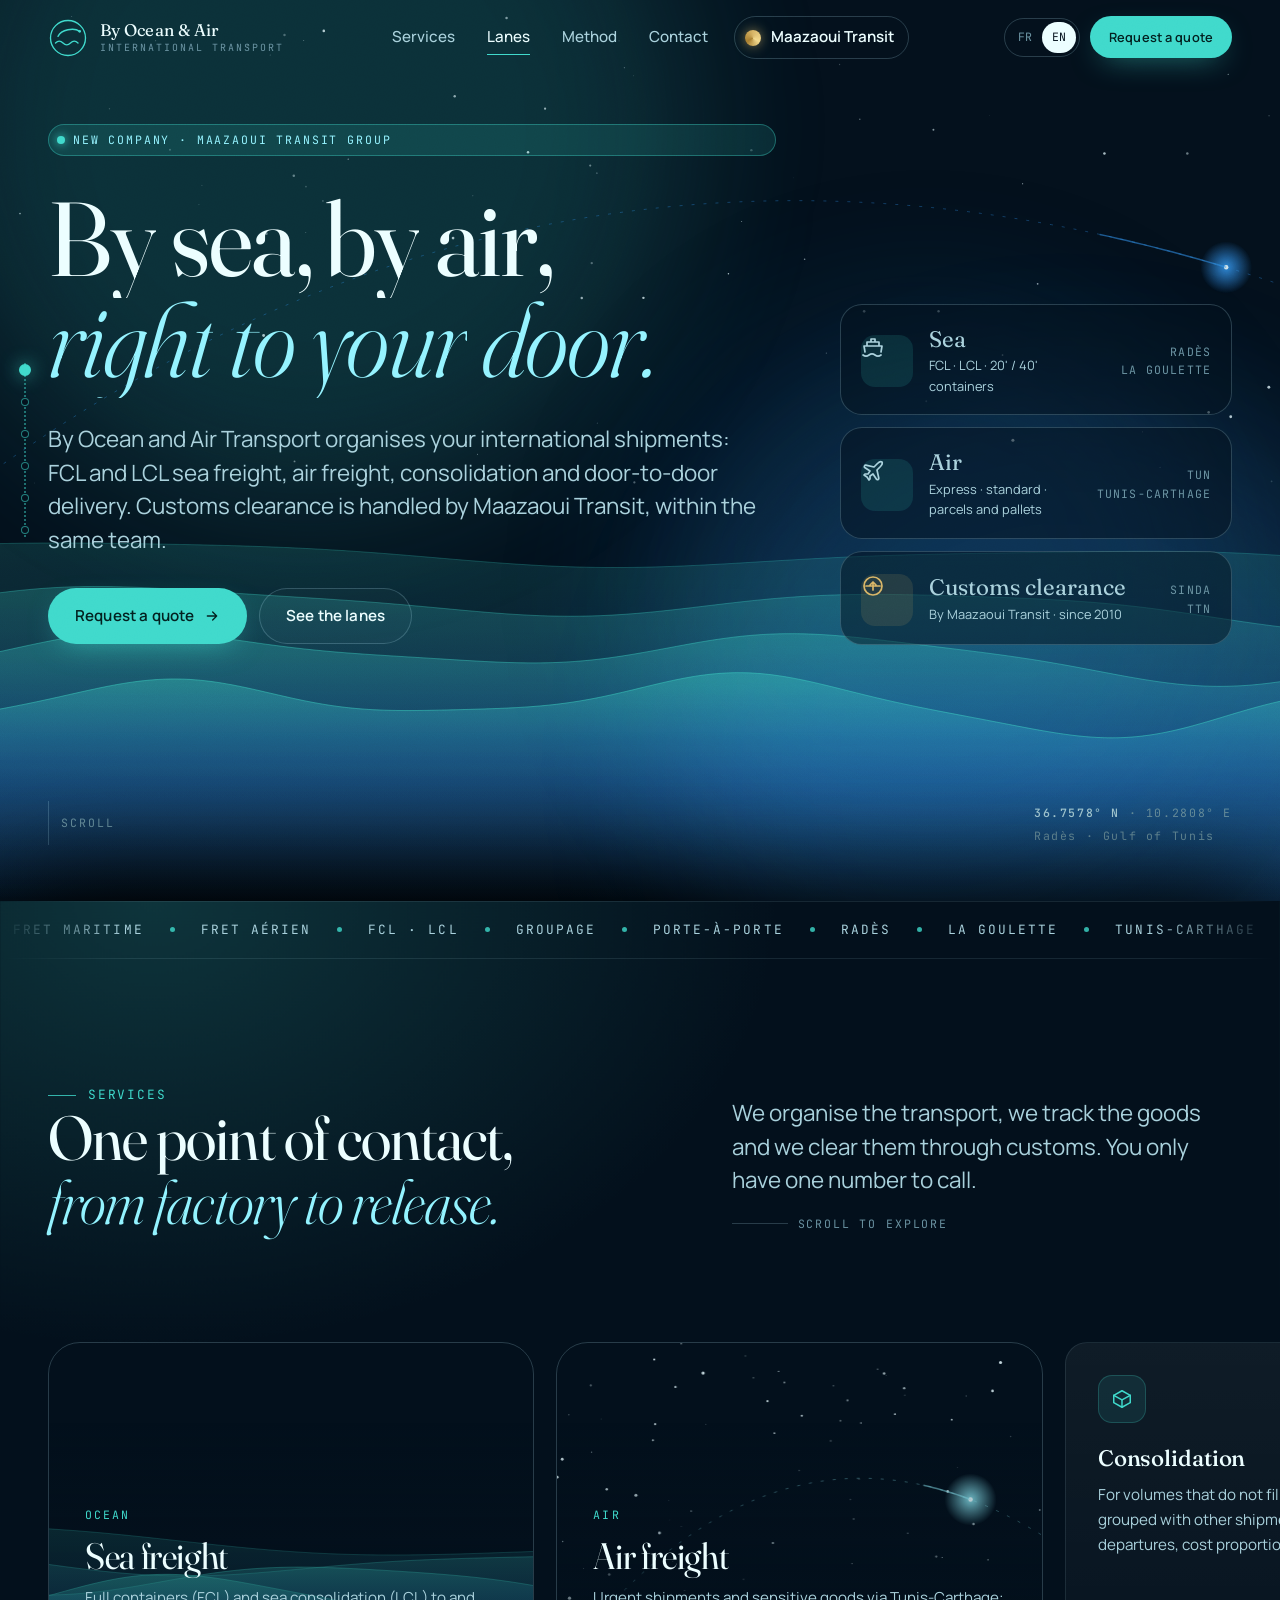
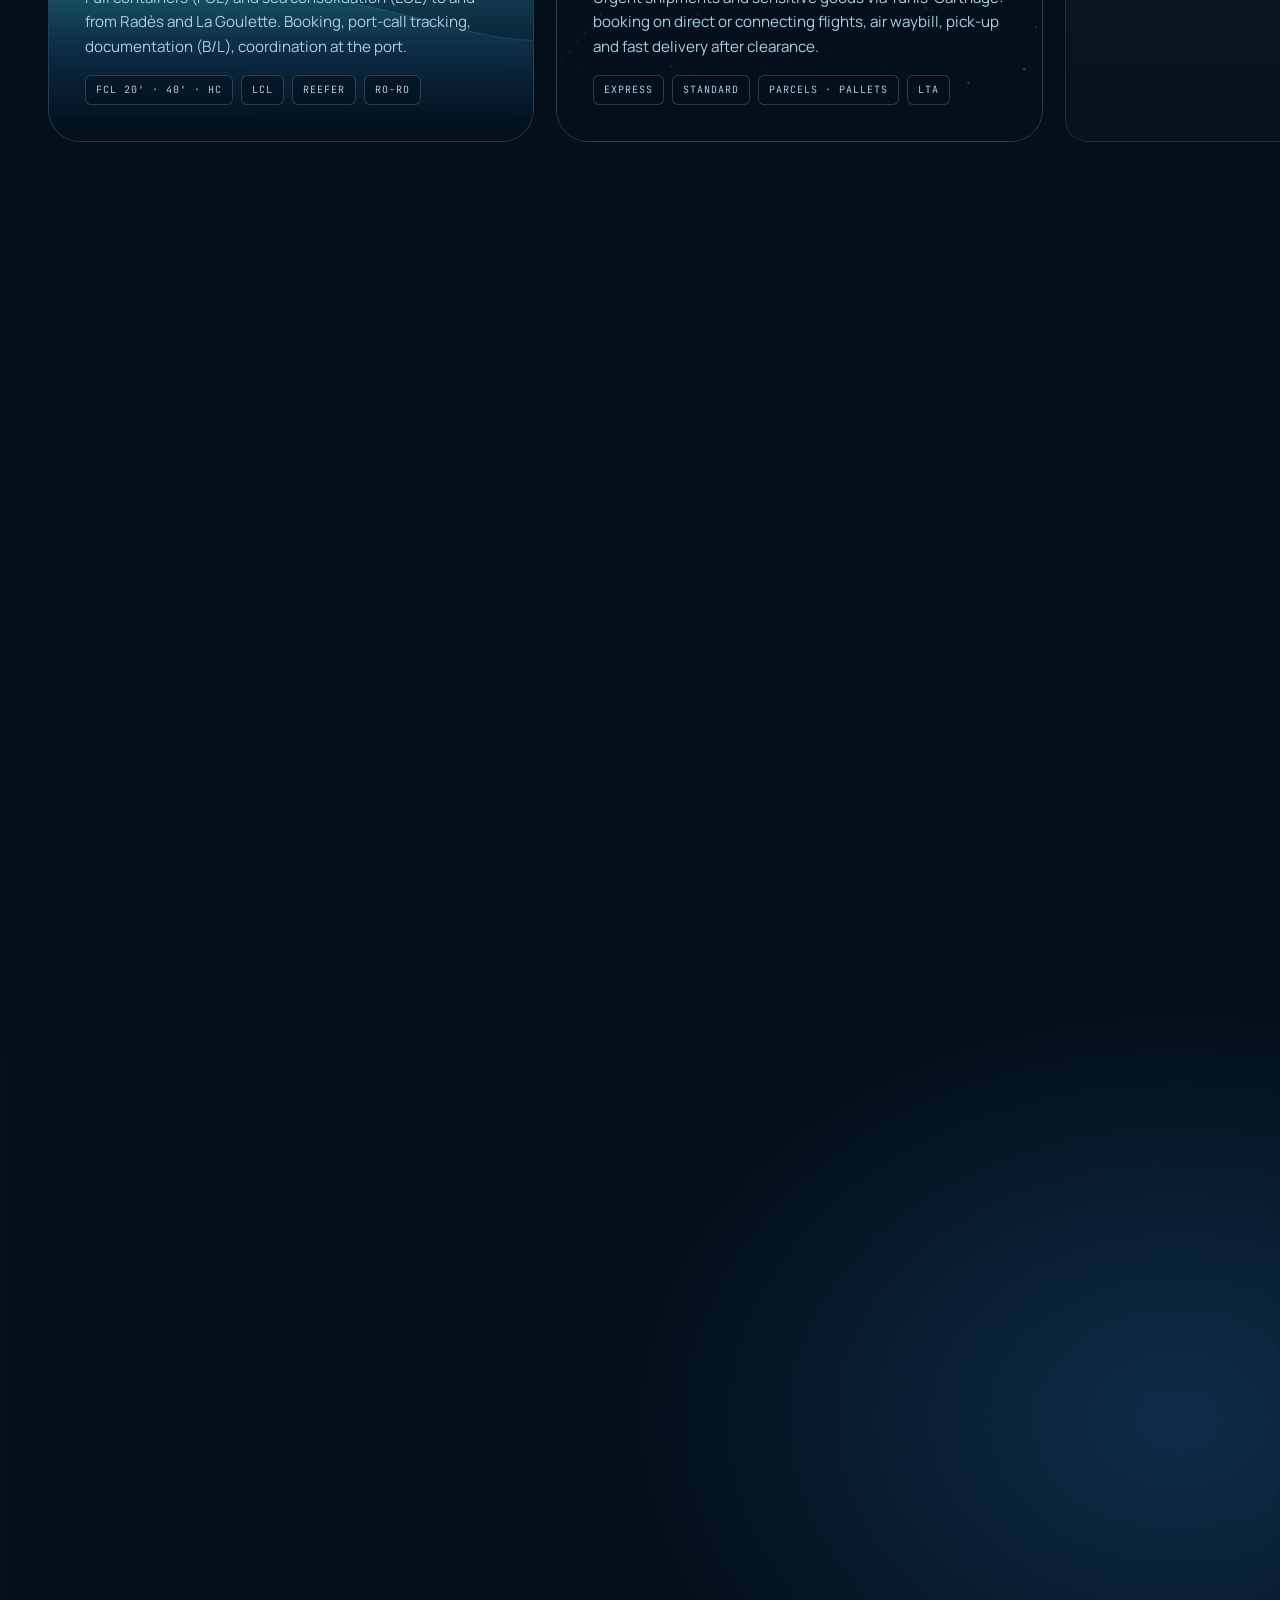
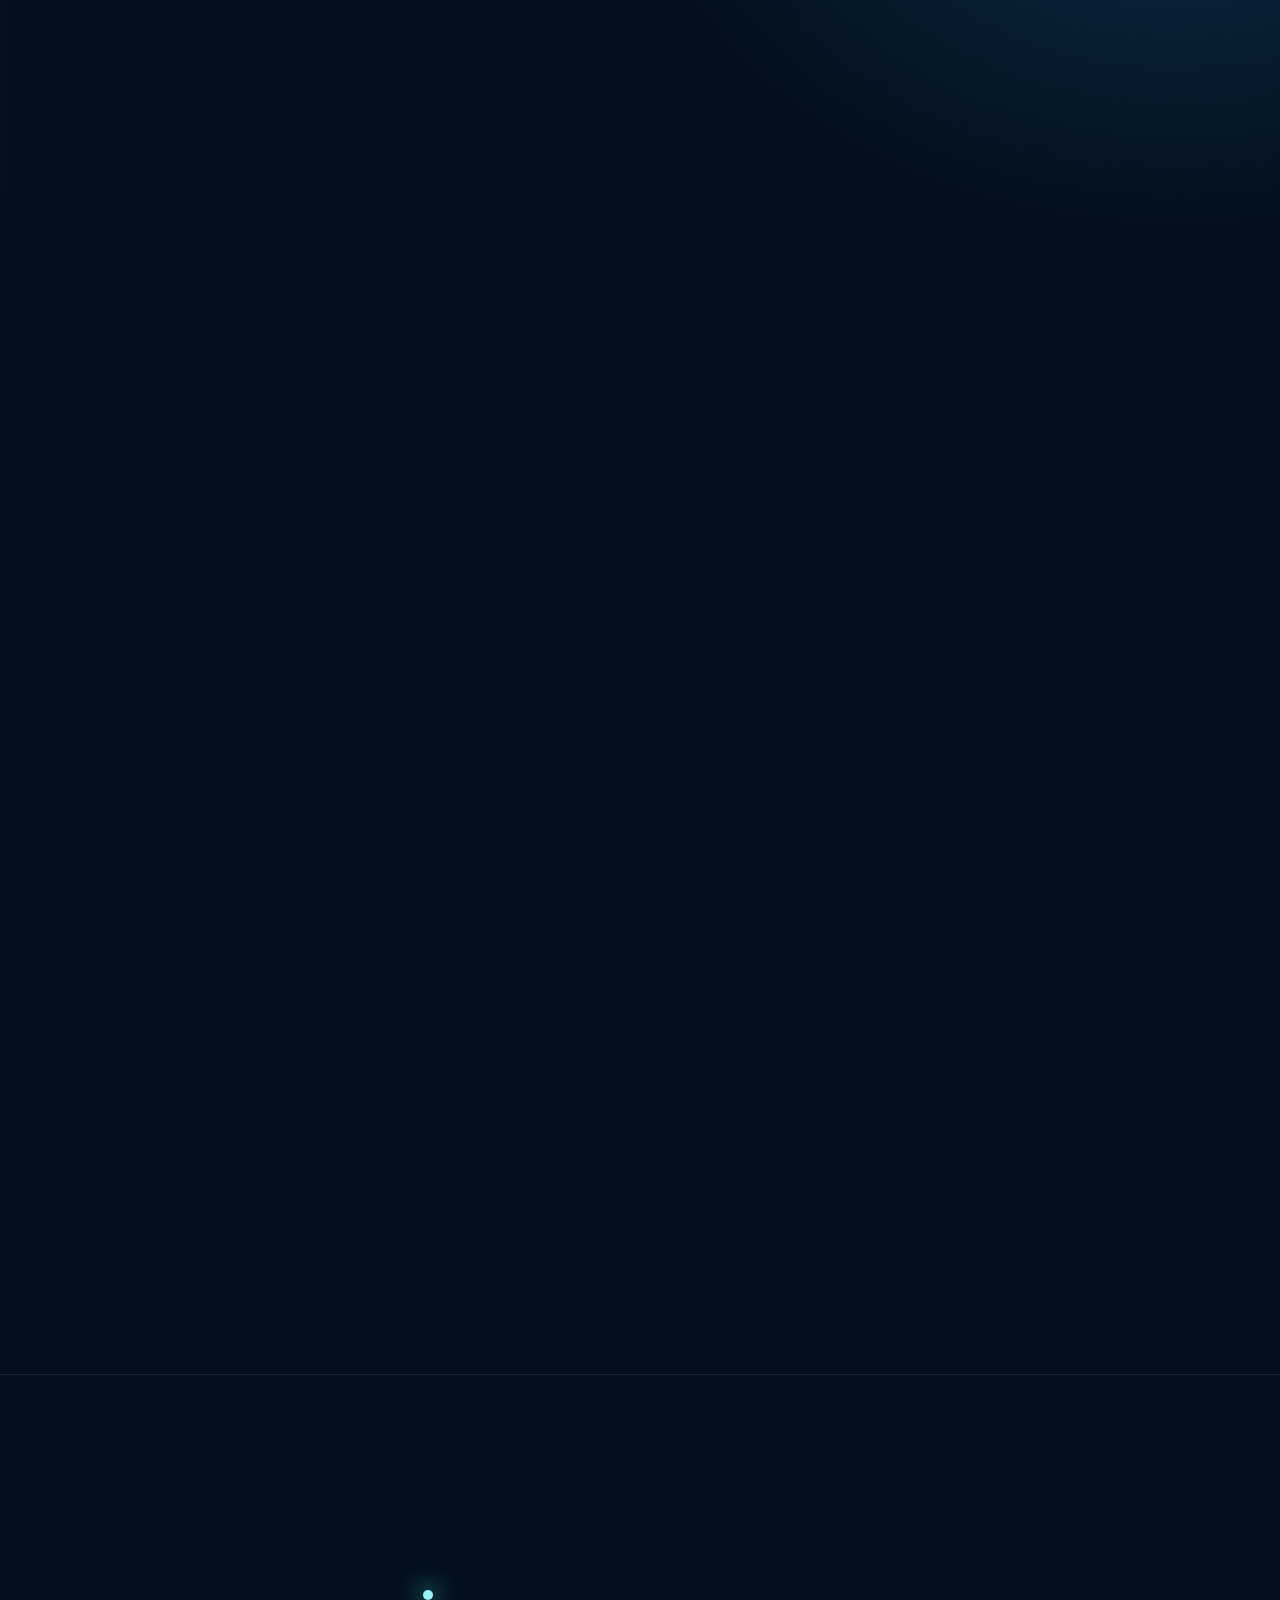
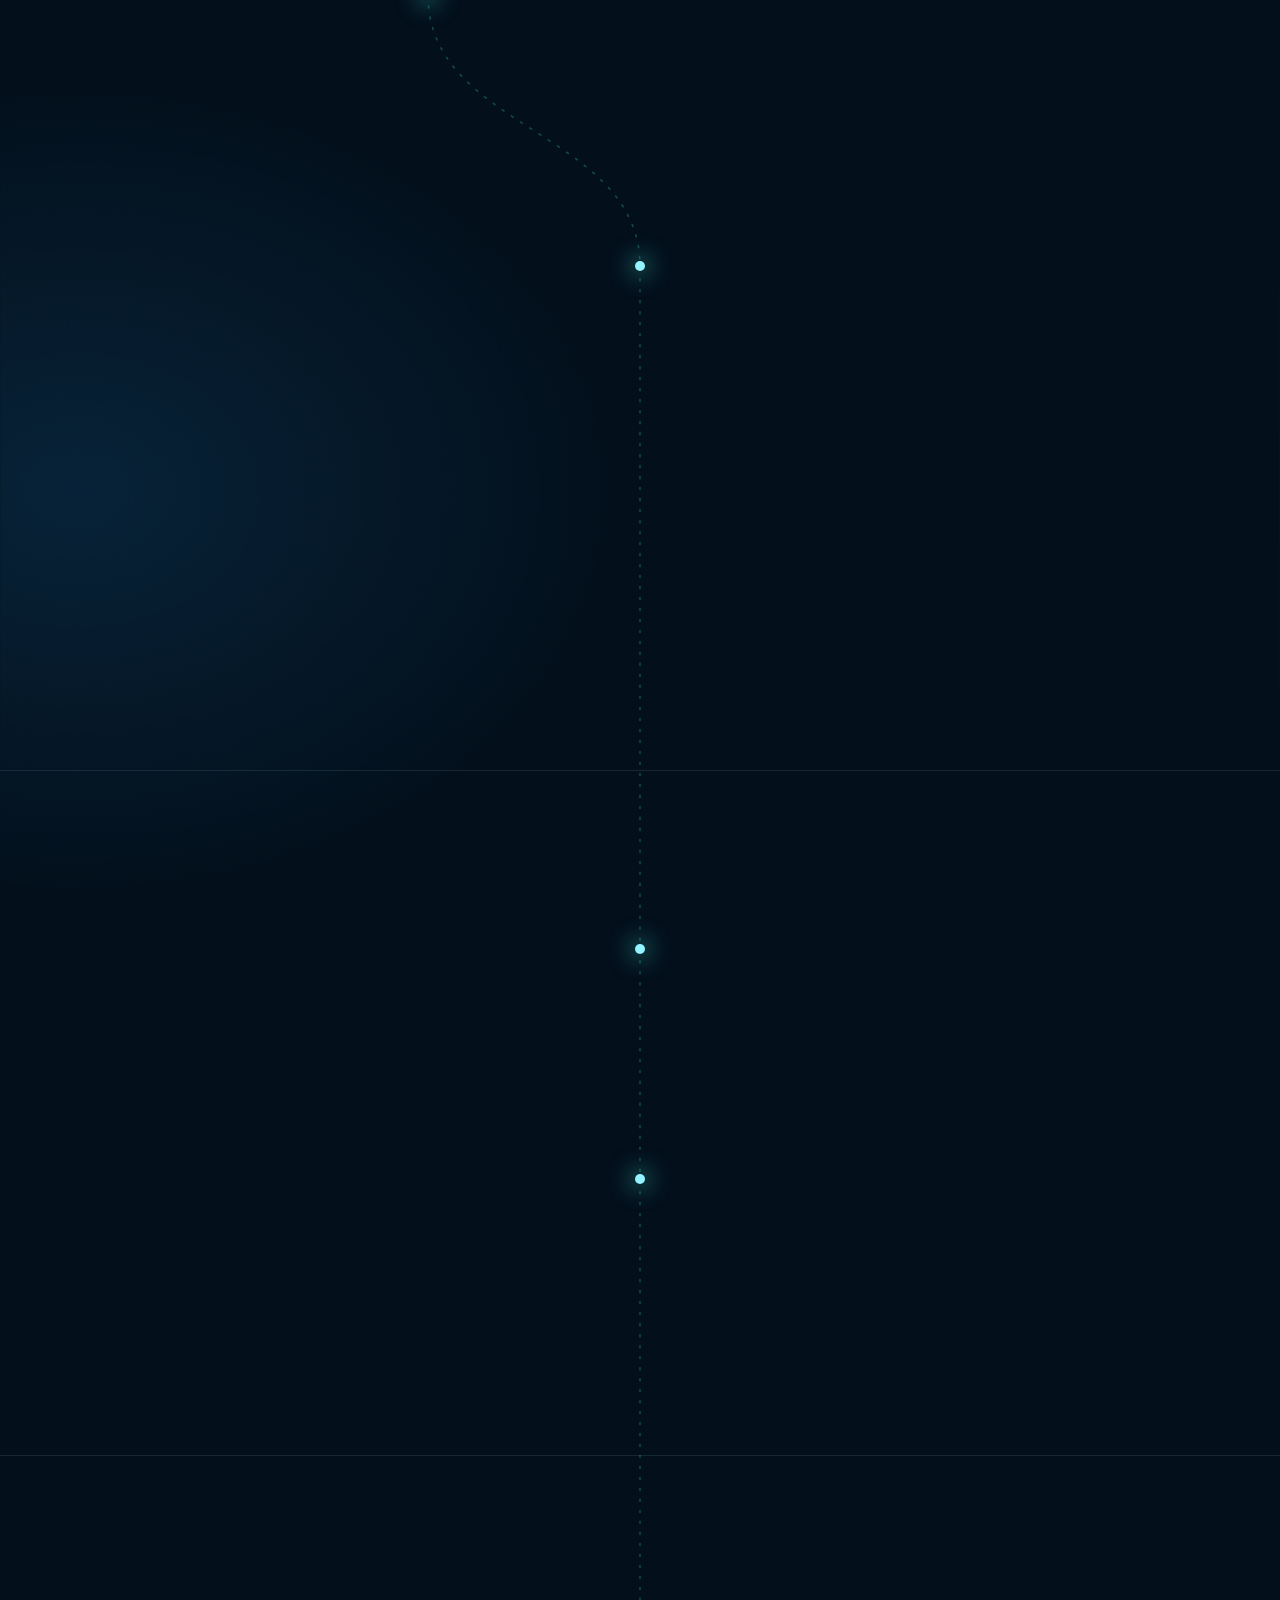
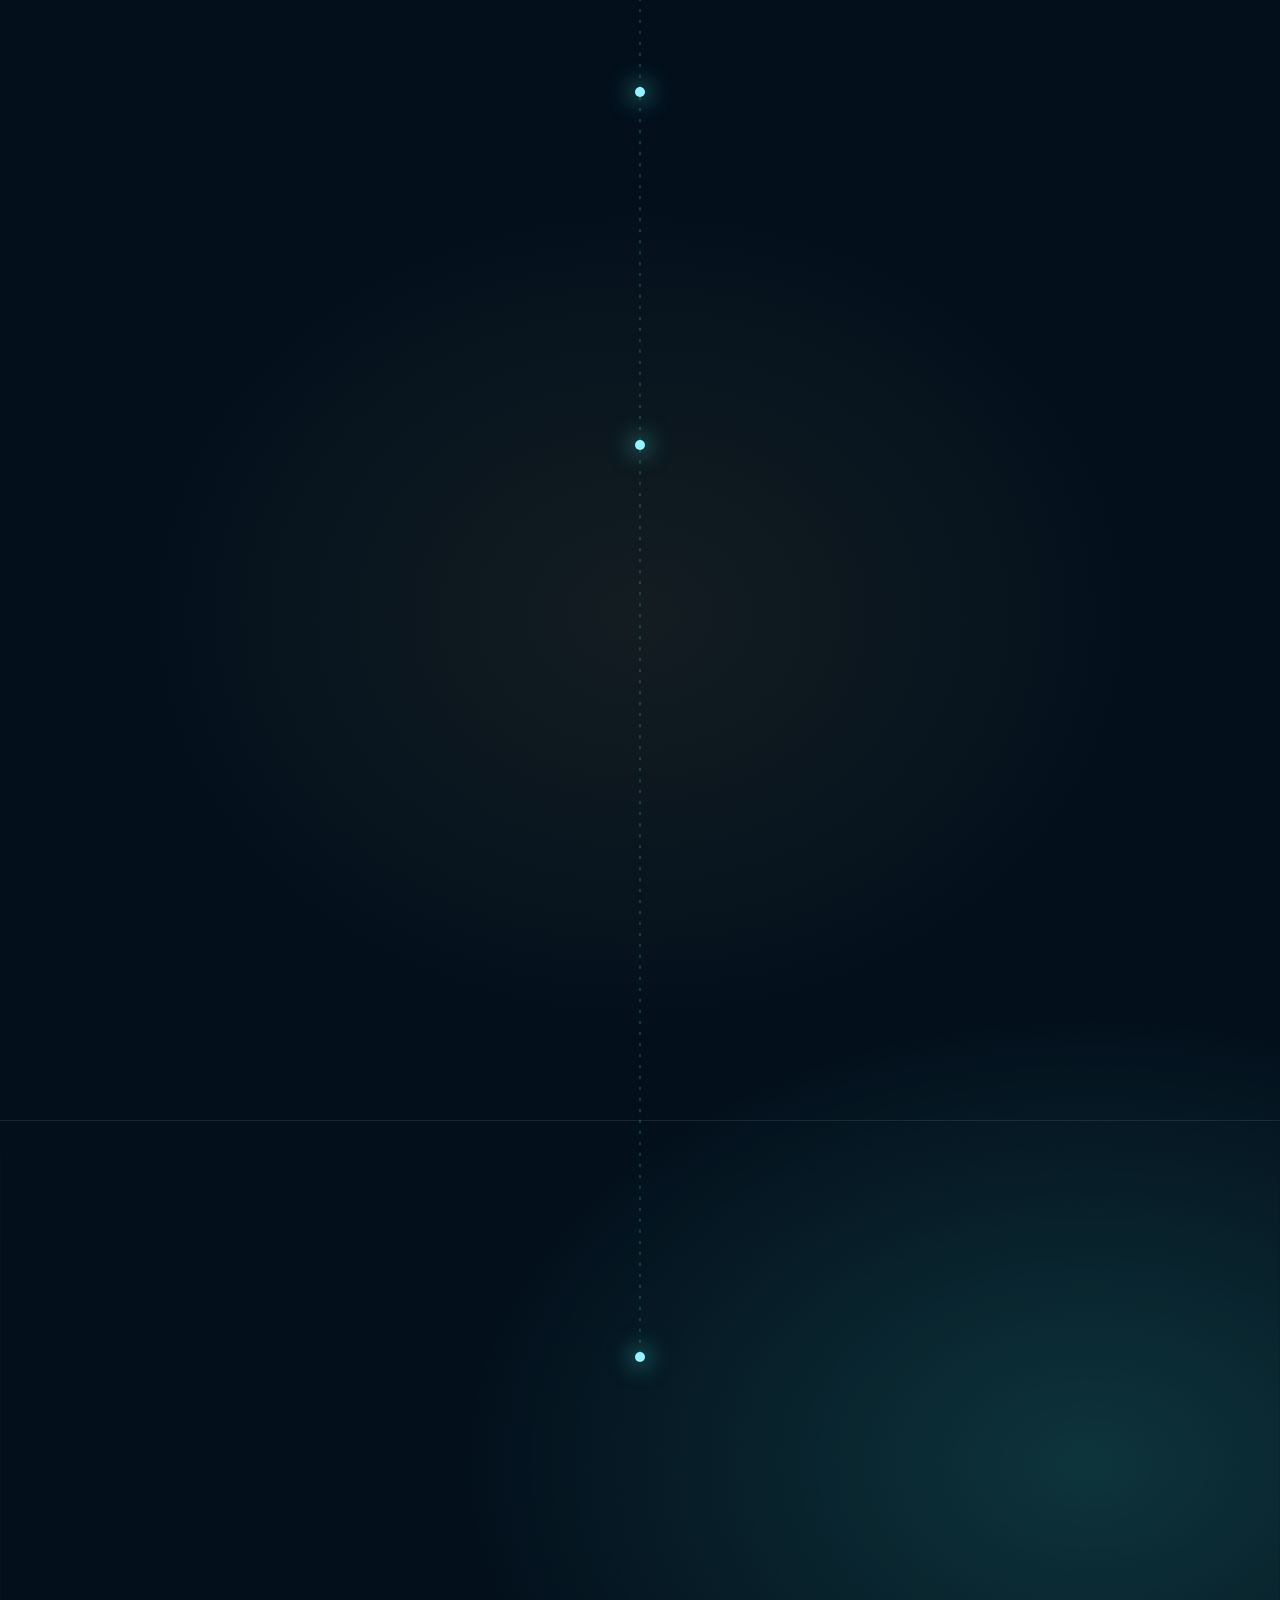
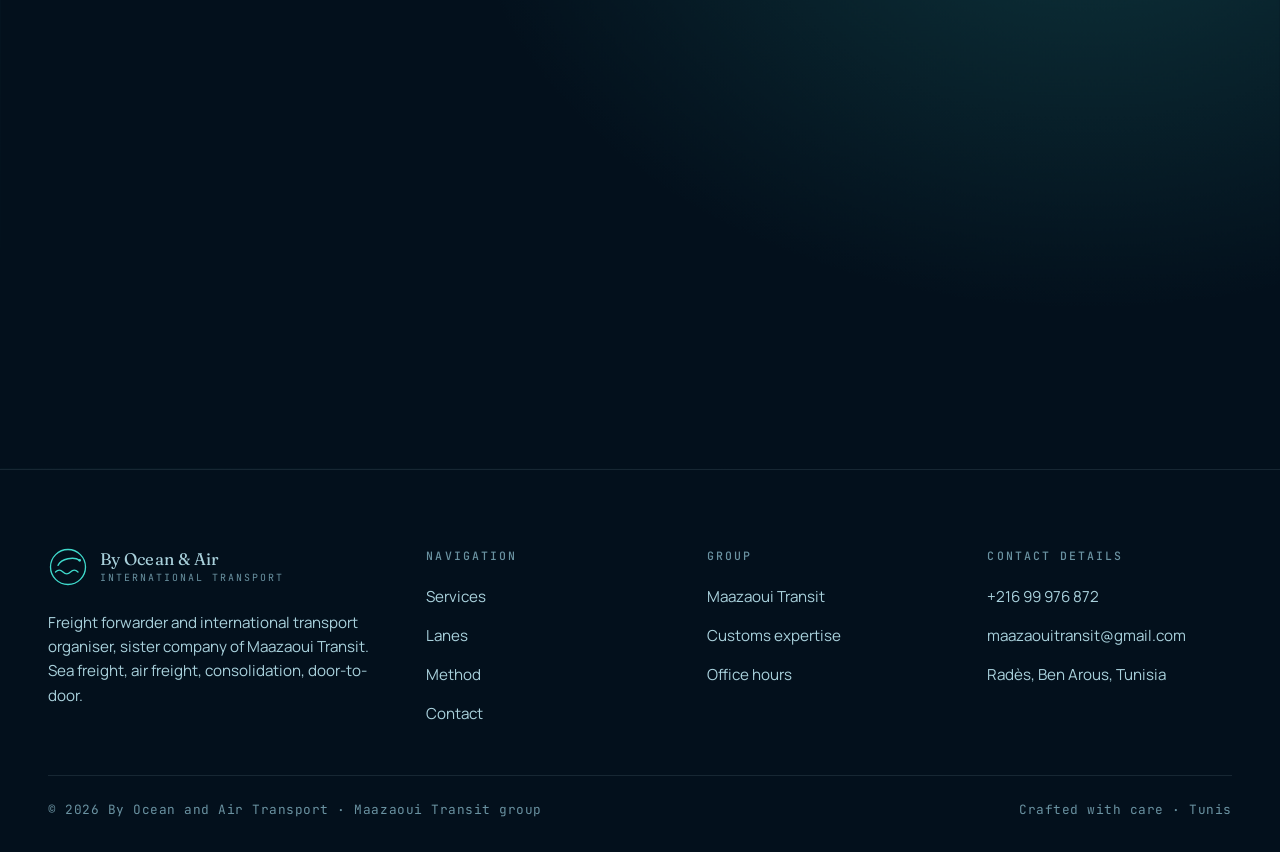
<file: transport.html>
<!doctype html>
<html lang="fr" data-theme="ocean">
<head>
  <meta charset="utf-8">
  <meta name="viewport" content="width=device-width, initial-scale=1, viewport-fit=cover">
  <title data-i18n="meta.title.transport">By Ocean and Air Transport — Fret maritime &amp; aérien, Tunisie · groupe Maazaoui Transit</title>
  <meta name="description" content="By Ocean and Air Transport : transitaire et organisateur de transport international en Tunisie. Fret maritime FCL/LCL, fret aérien, groupage, porte-à-porte, avec le dédouanement assuré par Maazaoui Transit.">
  <meta name="theme-color" content="#03101c">
  <meta name="color-scheme" content="dark">
  <meta name="robots" content="index, follow">
  <link rel="canonical" href="transport.html">

  <meta property="og:type" content="website">
  <meta property="og:site_name" content="By Ocean and Air Transport">
  <meta property="og:title" content="By Ocean and Air Transport — Par mer, par air, jusqu'à votre porte">
  <meta property="og:description" content="Fret maritime FCL/LCL, fret aérien, groupage et porte-à-porte, avec le dédouanement intégré par Maazaoui Transit.">
  <meta property="og:image" content="https://maazaouimelek123-debug.github.io/maazaoui_transit/assets/img/og-cover-transport.png">
  <meta property="og:url" content="https://maazaouimelek123-debug.github.io/maazaoui_transit/transport.html">
  <meta property="og:locale" content="fr_TN">
  <meta name="twitter:card" content="summary_large_image">

  <link rel="icon" type="image/svg+xml" href="assets/img/favicon-transport.svg">
  <link rel="manifest" href="manifest.webmanifest">

  <meta name="mz-build" content="dev">
  <script>(function(){try{if(sessionStorage.getItem("mz:veil"))document.documentElement.classList.add("veil-in")}catch(e){}
  /* Journal d'erreurs lu par le diagnostic (index.html?diag=1) ; une erreur au chargement d'un script du site retire la classe fx (page toujours lisible). */
  var E=window.__mzErrors=[];window.addEventListener("error",function(e){E.push({m:String(e.message||e),s:String(e.filename||"").split("/").pop(),l:e.lineno||0});if(document.readyState!=="complete"&&/assets\/js\//.test(String(e.filename||"")))document.documentElement.classList.remove("fx","fx-forced","smooth","fourd")});window.addEventListener("unhandledrejection",function(e){E.push({m:"promise: "+String(e.reason&&e.reason.message||e.reason),s:"",l:0})})})();</script>

  <link rel="preconnect" href="https://fonts.googleapis.com">
  <link rel="preconnect" href="https://fonts.gstatic.com" crossorigin>
  <link rel="stylesheet" href="https://fonts.googleapis.com/css2?family=Fraunces:ital,opsz,wght@0,9..144,300..700;1,9..144,300..700&family=Manrope:wght@300..800&family=JetBrains+Mono:wght@400;500&display=swap">

  <link rel="stylesheet" href="assets/css/base.css">
  <link rel="stylesheet" href="assets/css/components.css">
  <link rel="stylesheet" href="assets/css/ocean.css">
  <link rel="stylesheet" href="assets/css/scroll.css">
  <link rel="stylesheet" href="assets/css/fourd.css">
  <noscript><style>.loader,.page-veil,.cursor,.cursor-ring{display:none!important}[data-reveal],[data-reveal-stagger]>*,.split-words .w>span{opacity:1!important;transform:none!important}</style></noscript>

  <script type="application/ld+json">
  {
    "@context": "https://schema.org",
    "@type": "Organization",
    "name": "By Ocean and Air Transport",
    "description": "Transitaire et organisateur de transport international en Tunisie : fret maritime FCL/LCL, fret aérien, groupage, porte-à-porte.",
    "parentOrganization": { "@type": "Organization", "name": "Maazaoui Transit", "url": "./" },
    "telephone": "+21699976872",
    "email": "maazaouitransit@gmail.com",
    "address": { "@type": "PostalAddress", "addressLocality": "Radès", "addressRegion": "Ben Arous", "addressCountry": "TN" },
    "geo": { "@type": "GeoCoordinates", "latitude": 36.757838, "longitude": 10.280797 },
    "areaServed": "TN",
    "knowsAbout": ["Fret maritime", "Fret aérien", "Groupage", "Transport porte-à-porte", "Transit international"]
  }
  </script>
</head>

<body data-page="transport">
  <a class="skip-link" href="#main" data-i18n="a11y.skip">Aller au contenu</a>

  <div class="loader" aria-hidden="true">
    <div class="loader-inner">
      <svg class="loader-mark" viewBox="0 0 48 48" fill="none" stroke="currentColor" stroke-width="1.4" stroke-linecap="round" stroke-linejoin="round">
        <circle class="draw" cx="24" cy="24" r="21"/>
        <path class="draw" d="M9 30c3-3 6-3 9 0s6 3 9 0 6-3 9 0"/>
        <path class="draw" d="M12 22c4-8 19-11 26-6"/>
      </svg>
      <div class="loader-word" aria-hidden="true">
        <span style="--i:0">B</span><span style="--i:1">y</span><span style="--i:2">&nbsp;</span><span style="--i:3">O</span><span style="--i:4">c</span><span style="--i:5">e</span><span style="--i:6">a</span><span style="--i:7">n</span><span style="--i:8">&nbsp;</span><span style="--i:9">&amp;</span><span style="--i:10">&nbsp;</span><span style="--i:11">A</span><span style="--i:12">i</span><span style="--i:13">r</span>
      </div>
      <div class="loader-bar"></div>
    </div>
  </div>

  <div class="page-veil" aria-hidden="true"></div>
  <div class="scroll-progress" aria-hidden="true"></div>
  <div class="aurora" aria-hidden="true"><span></span><span></span><span></span></div>
  <div class="grain" aria-hidden="true"></div>
  <div class="cursor" aria-hidden="true"></div>
  <div class="cursor-ring" aria-hidden="true"><span></span></div>

  <!-- ======================================================= Navigation -->
  <header class="nav" id="top">
    <div class="container nav-inner">
      <a class="brand" href="#top" aria-label="By Ocean and Air Transport — accueil">
        <svg class="brand-mark" viewBox="0 0 48 48" fill="none" stroke="currentColor" stroke-width="1.6" stroke-linecap="round" stroke-linejoin="round" aria-hidden="true">
          <circle cx="24" cy="24" r="21"/>
          <path d="M9 30c3-3 6-3 9 0s6 3 9 0 6-3 9 0"/>
          <path d="M12 22c4-8 19-11 26-6"/>
          <circle cx="38" cy="16" r="1.6" fill="currentColor" stroke="none"/>
        </svg>
        <span class="brand-text">
          <span class="brand-name">By Ocean &amp; Air</span>
          <span class="brand-sub" data-i18n="t.nav.sub">Transport international</span>
        </span>
      </a>

      <nav class="nav-links" aria-label="Navigation principale">
        <a class="nav-link" href="#services" data-i18n="t.nav.services">Services</a>
        <a class="nav-link" href="#liaisons" data-i18n="t.nav.lanes">Liaisons</a>
        <a class="nav-link" href="#methode" data-i18n="t.nav.method">Méthode</a>
        <a class="nav-link" href="#contact" data-i18n="t.nav.contact">Contact</a>
        <a class="nav-portal" href="index.html" data-portal data-cursor='{"fr":"Retour","en":"Back"}'>
          <i class="orb" aria-hidden="true"></i>
          <span>Maazaoui Transit</span>
        </a>
      </nav>

      <div class="nav-actions">
        <div class="lang" role="group" aria-label="Langue / Language">
          <button type="button" data-lang="fr" aria-pressed="true">FR</button>
          <button type="button" data-lang="en" aria-pressed="false">EN</button>
        </div>
        <a class="btn btn-primary btn-sm nav-cta" href="#contact" data-magnetic="0.25">
          <span data-i18n="t.nav.quote">Demander une cotation</span>
        </a>
        <button class="burger" id="burger" type="button" aria-expanded="false" aria-controls="menu" aria-label="Ouvrir le menu">
          <span></span><span></span><span></span>
        </button>
      </div>
    </div>
  </header>

  <div class="menu" id="menu">
    <div class="container">
      <nav class="menu-links" aria-label="Menu">
        <a class="menu-link" href="#services" style="--i:0"><span class="idx">01</span><span data-i18n="t.nav.services">Services</span></a>
        <a class="menu-link" href="#liaisons" style="--i:1"><span class="idx">02</span><span data-i18n="t.nav.lanes">Liaisons</span></a>
        <a class="menu-link" href="#methode" style="--i:2"><span class="idx">03</span><span data-i18n="t.nav.method">Méthode</span></a>
        <a class="menu-link" href="#contact" style="--i:3"><span class="idx">04</span><span data-i18n="t.nav.contact">Contact</span></a>
        <a class="menu-link" href="index.html" data-portal style="--i:4"><span class="idx">←</span><span>Maazaoui Transit</span></a>
      </nav>
      <div class="menu-foot">
        <a data-href="tel" href="#contact" class="mono" data-bind="contact.phone">+216 99 976 872</a>
        <a data-href="mailto" href="#contact" class="mono" data-bind="contact.email">maazaouitransit@gmail.com</a>
      </div>
    </div>
  </div>

  <main id="main">
    <!-- ============================================================ Hero -->
    <section class="ohero" id="accueil" aria-labelledby="ohero-title" data-rail="Accueil" data-rail-en="Home">
      <canvas class="ohero-canvas" data-canvas="ocean" aria-hidden="true"></canvas>

      <div class="container">
        <div class="ohero-grid">
          <div class="ohero-copy">
            <span class="new-badge" data-reveal><i aria-hidden="true"></i><span data-i18n="t.hero.badge">Nouvelle société · groupe Maazaoui Transit</span></span>
            <h1 class="display split-words" id="ohero-title" data-i18n="t.hero.title">Par mer, par air,<br><span class="em">jusqu'à votre porte.</span></h1>
            <p class="lead" data-reveal style="--d:200" data-i18n="t.hero.lead">By Ocean and Air Transport organise vos transports internationaux : fret maritime FCL et LCL, fret aérien, groupage et livraison porte-à-porte. Le dédouanement est assuré par Maazaoui Transit, dans la même équipe.</p>
            <div class="hero-actions flex wrap gap-3" data-reveal style="--d:320">
              <a class="btn btn-primary" href="#contact" data-magnetic>
                <span data-i18n="t.hero.cta1">Demander une cotation</span>
                <svg class="arrow" viewBox="0 0 24 24" fill="none" stroke="currentColor" stroke-width="2" stroke-linecap="round" stroke-linejoin="round" aria-hidden="true"><path d="M5 12h14M13 6l6 6-6 6"/></svg>
              </a>
              <a class="btn btn-ghost" href="#liaisons" data-magnetic><span data-i18n="t.hero.cta2">Voir les liaisons</span></a>
            </div>
          </div>

          <div class="ohero-side" data-reveal="right" style="--d:360">
            <a class="mode" href="#services">
              <span class="mode-icon"><svg viewBox="0 0 24 24" fill="none" stroke="currentColor" stroke-width="1.7" stroke-linecap="round" stroke-linejoin="round" aria-hidden="true"><path d="M2 20c2 1.5 4 1.5 6 0s4-1.5 6 0 4 1.5 6 0M4 17l-1-6h18l-1 6M6 11V7h12v4M10 7V4h4v3"/></svg></span>
              <span><b data-i18n="t.mode.sea">Maritime</b><span data-i18n="t.mode.seaSub">FCL · LCL · conteneurs 20' / 40'</span></span>
              <span class="mono">RADÈS<br>LA GOULETTE</span>
            </a>
            <a class="mode" href="#services">
              <span class="mode-icon"><svg viewBox="0 0 24 24" fill="none" stroke="currentColor" stroke-width="1.7" stroke-linecap="round" stroke-linejoin="round" aria-hidden="true"><path d="M17.8 19.2 16 11l3.5-3.5C21 6 21.5 4 21 3c-1-.5-3 0-4.5 1.5L13 8 4.8 6.2c-.5-.1-.9.1-1.1.5l-.3.5c-.2.5-.1 1 .3 1.3L9 12l-2 3H4l-1 1 3 2 2 3 1-1v-3l3-2 3.5 5.3c.3.4.8.5 1.3.3l.5-.2c.4-.3.6-.7.5-1.2z"/></svg></span>
              <span><b data-i18n="t.mode.air">Aérien</b><span data-i18n="t.mode.airSub">Express · standard · colis et palettes</span></span>
              <span class="mono">TUN<br>TUNIS-CARTHAGE</span>
            </a>
            <a class="mode" href="index.html" data-portal>
              <span class="mode-icon" style="color:#d8b566;background:rgba(216,181,102,.12)"><svg viewBox="0 0 24 24" fill="none" stroke="currentColor" stroke-width="1.7" stroke-linecap="round" stroke-linejoin="round" aria-hidden="true"><circle cx="12" cy="12" r="9"/><path d="M5 12h14M12 16V8m0 0-3 3m3-3 3 3"/></svg></span>
              <span><b data-i18n="t.mode.customs">Dédouanement</b><span data-i18n="t.mode.customsSub">Par Maazaoui Transit · depuis 2010</span></span>
              <span class="mono">SINDA<br>TTN</span>
            </a>
          </div>
        </div>
      </div>

      <div class="ohero-foot">
        <div class="container">
          <div class="scroll-hint"><i></i><span data-i18n="hero.scroll">Défiler</span></div>
          <div class="coords" aria-hidden="true">
            <span><b>36.7578° N</b> · 10.2808° E</span>
            <span data-i18n="t.hero.coords">Radès · Golfe de Tunis</span>
          </div>
        </div>
      </div>
    </section>

    <div class="curtain">
    <div class="tint-veil" aria-hidden="true"></div>
    <svg class="journey" aria-hidden="true"><path class="journey-dots" d=""/><path class="journey-done" d=""/></svg>
    <!-- ========================================================= Marquee -->
    <div class="marquee" aria-hidden="true">
      <div class="marquee-track">
        <div class="marquee-group">
          <span class="marquee-item">Fret maritime</span>
          <span class="marquee-item">Fret aérien</span>
          <span class="marquee-item">FCL · LCL</span>
          <span class="marquee-item">Groupage</span>
          <span class="marquee-item">Porte-à-porte</span>
          <span class="marquee-item">Radès</span>
          <span class="marquee-item">La Goulette</span>
          <span class="marquee-item">Tunis-Carthage</span>
          <span class="marquee-item">Marseille</span>
          <span class="marquee-item">Gênes</span>
          <span class="marquee-item">Istanbul</span>
          <span class="marquee-item">Shanghai</span>
          <span class="marquee-item">Dédouanement intégré</span>
        </div>
      </div>
    </div>

    <!-- ======================================================== Services -->
    <section class="section hscroll" id="services" aria-labelledby="services-title" data-hscroll data-rail="Services" data-rail-en="Services">
      <div class="hscroll-sticky">
        <div class="container">
          <div class="section-head section-head--split">
            <div>
              <p class="eyebrow" data-reveal data-i18n="t.sv.eyebrow">Services</p>
              <h2 class="h2" id="services-title" data-reveal style="--d:80" data-i18n="t.sv.title">Un seul interlocuteur, <span class="em">de l'usine à la mainlevée.</span></h2>
            </div>
            <div>
              <p class="lead" data-reveal style="--d:160" data-i18n="t.sv.lead">Nous organisons le transport, nous suivons la marchandise et nous la dédouanons. Vous n'avez qu'un seul numéro à appeler.</p>
              <p class="hscroll-hint" style="margin-top:18px" aria-hidden="true"><i></i><span data-i18n="t.sv.hint">Défiler pour explorer</span></p>
            </div>
          </div>
        </div>

        <div class="hscroll-track">
          <article class="duo-card hs-card">
            <canvas data-canvas="waves-only" aria-hidden="true"></canvas>
            <span class="kicker" data-i18n="t.sv.sea.k">Océan</span>
            <h3 class="h3" data-i18n="t.sv.sea.t">Fret maritime</h3>
            <p data-i18n="t.sv.sea.p">Conteneurs complets (FCL) et groupage maritime (LCL) depuis et vers Radès et La Goulette. Réservation, suivi des escales, documentation (B/L), coordination au port.</p>
            <ul><li>FCL 20' · 40' · HC</li><li>LCL</li><li>Reefer</li><li>Ro-Ro</li></ul>
          </article>
          <article class="duo-card hs-card">
            <canvas data-canvas="air-only" aria-hidden="true"></canvas>
            <span class="kicker" data-i18n="t.sv.air.k">Air</span>
            <h3 class="h3" data-i18n="t.sv.air.t">Fret aérien</h3>
            <p data-i18n="t.sv.air.p">Expéditions urgentes et marchandises sensibles via Tunis-Carthage : réservation sur vols directs ou en connexion, LTA, enlèvement et livraison rapide après dédouanement.</p>
            <ul><li data-i18n="t.sv.air.l1">Express</li><li>Standard</li><li data-i18n="t.sv.air.l3">Colis · palettes</li><li>LTA</li></ul>
          </article>
          <article class="card hs-card" data-tilt="5">
            <div class="flex center" style="justify-content:space-between">
              <div class="card-icon"><svg viewBox="0 0 24 24" fill="none" stroke="currentColor" stroke-width="1.6" stroke-linecap="round" stroke-linejoin="round" aria-hidden="true"><path d="m21 8-9-5-9 5 9 5 9-5z"/><path d="M3 8v8l9 5 9-5V8"/><path d="M12 13v8"/></svg></div>
              <span class="card-idx">03</span>
            </div>
            <h3 class="h4" data-i18n="t.sv.c1.t">Groupage</h3>
            <p data-i18n="t.sv.c1.p">Pour les volumes qui ne remplissent pas un conteneur : consolidation avec d'autres expéditions, départs réguliers, coût proportionnel au volume.</p>
          </article>
          <article class="card hs-card" data-tilt="5">
            <div class="flex center" style="justify-content:space-between">
              <div class="card-icon"><svg viewBox="0 0 24 24" fill="none" stroke="currentColor" stroke-width="1.6" stroke-linecap="round" stroke-linejoin="round" aria-hidden="true"><path d="M3 7h11v9H3zM14 10h4l3 3v3h-7z"/><circle cx="7" cy="18" r="2"/><circle cx="17" cy="18" r="2"/></svg></div>
              <span class="card-idx">04</span>
            </div>
            <h3 class="h4" data-i18n="t.sv.c2.t">Porte-à-porte</h3>
            <p data-i18n="t.sv.c2.p">Enlèvement chez le fournisseur, pré-acheminement, transport principal, dédouanement et livraison finale en Tunisie : un seul devis, un seul suivi.</p>
          </article>
          <article class="card hs-card" data-tilt="5">
            <div class="flex center" style="justify-content:space-between">
              <div class="card-icon" style="color:#d8b566;background:rgba(216,181,102,.1);border-color:rgba(216,181,102,.25)"><svg viewBox="0 0 24 24" fill="none" stroke="currentColor" stroke-width="1.6" stroke-linecap="round" stroke-linejoin="round" aria-hidden="true"><circle cx="12" cy="12" r="9"/><path d="M5 12h14M12 16V8m0 0-3 3m3-3 3 3"/></svg></div>
              <span class="card-idx">05</span>
            </div>
            <h3 class="h4" data-i18n="t.sv.c3.t">Dédouanement intégré</h3>
            <p data-i18n="t.sv.c3.p">Chaque expédition est dédouanée par Maazaoui Transit, commissionnaire en douane agréé depuis 2010 : classification, déclaration, liquidation, mainlevée.</p>
            <div class="card-note">
              <svg viewBox="0 0 24 24" fill="none" stroke="currentColor" stroke-width="2" stroke-linecap="round" stroke-linejoin="round" aria-hidden="true" style="color:#d8b566"><circle cx="12" cy="12" r="10"/><path d="M12 16v-4M12 8h.01"/></svg>
              <span><a href="index.html#expertise" data-portal style="text-decoration:underline;text-underline-offset:3px" data-i18n="t.sv.c3.link">Voir l'expertise douanière du groupe</a></span>
            </div>
          </article>
        </div>
      </div>
    </section>

    <!-- ======================================================== Liaisons -->
    <section class="section section--line" id="liaisons" aria-labelledby="lanes-title" data-rail="Liaisons" data-rail-en="Lanes">
      <div class="container">
        <div class="section-head" data-bloom>
          <p class="eyebrow" data-reveal data-i18n="t.ln.eyebrow">Liaisons</p>
          <h2 class="h2" id="lanes-title" data-reveal style="--d:80" data-i18n="t.ln.title">Les corridors <span class="em">que nous opérons.</span></h2>
          <p class="lead" data-reveal style="--d:160" data-scrub-text data-i18n="t.ln.lead">Délais indicatifs de port à port ou d'aéroport à aéroport, hors dédouanement. Les autres destinations sont étudiées sur demande.</p>
        </div>

        <div class="board" data-bloom>
          <div class="board-head">
            <span data-i18n="t.ln.h1">Origine → Destination</span>
            <span data-i18n="t.ln.h2">Ville</span>
            <span data-i18n="t.ln.h3">Mode</span>
            <span style="text-align:right" data-i18n="t.ln.h4">Délai indicatif</span>
          </div>
          <div class="lane">
            <div class="lane-route"><span class="code">MRS</span><span class="arr">→</span><span class="code">RADÈS</span></div>
            <div class="lane-city">Marseille-Fos · France</div>
            <div class="lane-mode"><svg viewBox="0 0 24 24" fill="none" stroke="currentColor" stroke-width="2" stroke-linecap="round" stroke-linejoin="round" aria-hidden="true"><path d="M2 20c2 1.5 4 1.5 6 0s4-1.5 6 0 4 1.5 6 0M4 17l-1-6h18l-1 6"/></svg><span data-i18n="t.ln.sea">Maritime</span></div>
            <div class="lane-time"><span class="scramble" data-scramble data-i18n="t.ln.d1">2 – 3 j</span></div>
          </div>
          <div class="lane">
            <div class="lane-route"><span class="code">GOA</span><span class="arr">→</span><span class="code">RADÈS</span></div>
            <div class="lane-city">Gênes · Italie</div>
            <div class="lane-mode"><svg viewBox="0 0 24 24" fill="none" stroke="currentColor" stroke-width="2" stroke-linecap="round" stroke-linejoin="round" aria-hidden="true"><path d="M2 20c2 1.5 4 1.5 6 0s4-1.5 6 0 4 1.5 6 0M4 17l-1-6h18l-1 6"/></svg><span data-i18n="t.ln.sea">Maritime</span></div>
            <div class="lane-time"><span class="scramble" data-scramble data-i18n="t.ln.d2">2 – 3 j</span></div>
          </div>
          <div class="lane">
            <div class="lane-route"><span class="code">IST</span><span class="arr">→</span><span class="code">RADÈS</span></div>
            <div class="lane-city">Istanbul · Turquie</div>
            <div class="lane-mode"><svg viewBox="0 0 24 24" fill="none" stroke="currentColor" stroke-width="2" stroke-linecap="round" stroke-linejoin="round" aria-hidden="true"><path d="M2 20c2 1.5 4 1.5 6 0s4-1.5 6 0 4 1.5 6 0M4 17l-1-6h18l-1 6"/></svg><span data-i18n="t.ln.sea">Maritime</span></div>
            <div class="lane-time"><span class="scramble" data-scramble data-i18n="t.ln.d3">5 – 7 j</span></div>
          </div>
          <div class="lane">
            <div class="lane-route"><span class="code">SHA</span><span class="arr">→</span><span class="code">RADÈS</span></div>
            <div class="lane-city">Shanghai · Chine</div>
            <div class="lane-mode"><svg viewBox="0 0 24 24" fill="none" stroke="currentColor" stroke-width="2" stroke-linecap="round" stroke-linejoin="round" aria-hidden="true"><path d="M2 20c2 1.5 4 1.5 6 0s4-1.5 6 0 4 1.5 6 0M4 17l-1-6h18l-1 6"/></svg><span data-i18n="t.ln.sea">Maritime</span></div>
            <div class="lane-time"><span class="scramble" data-scramble data-i18n="t.ln.d4">25 – 35 j</span></div>
          </div>
          <div class="lane">
            <div class="lane-route"><span class="code">CDG</span><span class="arr">→</span><span class="code">TUN</span></div>
            <div class="lane-city">Paris · France</div>
            <div class="lane-mode"><svg viewBox="0 0 24 24" fill="none" stroke="currentColor" stroke-width="2" stroke-linecap="round" stroke-linejoin="round" aria-hidden="true"><path d="M17.8 19.2 16 11l3.5-3.5C21 6 21.5 4 21 3c-1-.5-3 0-4.5 1.5L13 8 4.8 6.2 3.4 7.2 9 12l-2 3H4l-1 1 3 2 2 3 1-1v-3l3-2 4.8 5.6z"/></svg><span data-i18n="t.ln.air">Aérien</span></div>
            <div class="lane-time"><span class="scramble" data-scramble data-i18n="t.ln.d5">24 – 48 h</span></div>
          </div>
          <div class="lane">
            <div class="lane-route"><span class="code">DXB</span><span class="arr">→</span><span class="code">TUN</span></div>
            <div class="lane-city">Dubaï · Émirats arabes unis</div>
            <div class="lane-mode"><svg viewBox="0 0 24 24" fill="none" stroke="currentColor" stroke-width="2" stroke-linecap="round" stroke-linejoin="round" aria-hidden="true"><path d="M17.8 19.2 16 11l3.5-3.5C21 6 21.5 4 21 3c-1-.5-3 0-4.5 1.5L13 8 4.8 6.2 3.4 7.2 9 12l-2 3H4l-1 1 3 2 2 3 1-1v-3l3-2 4.8 5.6z"/></svg><span data-i18n="t.ln.air">Aérien</span></div>
            <div class="lane-time"><span class="scramble" data-scramble data-i18n="t.ln.d6">48 – 72 h</span></div>
          </div>
          <div class="board-foot">
            <svg viewBox="0 0 24 24" fill="none" stroke="currentColor" stroke-width="2" stroke-linecap="round" stroke-linejoin="round" aria-hidden="true"><circle cx="12" cy="12" r="10"/><path d="M12 16v-4M12 8h.01"/></svg>
            <span data-i18n="t.ln.foot">Export au départ de Tunis sur les mêmes corridors. Délais variables selon compagnie, saison et escales.</span>
          </div>
        </div>
      </div>
    </section>

    <!-- ========================================================= Méthode -->
    <section class="section section--line" id="methode" aria-labelledby="method-title" data-rail="Méthode" data-rail-en="Method">
      <div class="container">
        <div class="section-head section-head--center" data-bloom>
          <p class="eyebrow" data-reveal data-i18n="t.mt.eyebrow">Méthode</p>
          <h2 class="h2" id="method-title" data-reveal style="--d:80" data-i18n="t.mt.title">Cinq étapes, <span class="em">un seul fil.</span></h2>
        </div>
        <div class="flow" data-reveal-stagger data-bloom>
          <div class="flow-step"><span class="n">01</span><b data-i18n="t.mt.s1.t">Cotation</b><p data-i18n="t.mt.s1.p">Nature, volume, poids, incoterm et délai souhaité. Vous recevez un devis détaillé, transport et dédouanement compris.</p></div>
          <div class="flow-step"><span class="n">02</span><b data-i18n="t.mt.s2.t">Enlèvement</b><p data-i18n="t.mt.s2.p">Coordination avec votre fournisseur ou votre usine, pré-acheminement jusqu'au port ou à l'aéroport de départ.</p></div>
          <div class="flow-step"><span class="n">03</span><b data-i18n="t.mt.s3.t">Transport</b><p data-i18n="t.mt.s3.p">Réservation, documents de transport (B/L, LTA), suivi des escales et information proactive en cas d'aléa.</p></div>
          <div class="flow-step is-partner"><span class="n">04</span><b data-i18n="t.mt.s4.t">Dédouanement</b><p data-i18n="t.mt.s4.p">Classification, déclaration en détail, liquidation et mainlevée par le commissionnaire en douane du groupe.</p><span class="partner">Maazaoui Transit</span></div>
          <div class="flow-step"><span class="n">05</span><b data-i18n="t.mt.s5.t">Livraison</b><p data-i18n="t.mt.s5.p">Post-acheminement jusqu'à votre entrepôt ou votre magasin, remise du dossier complet.</p></div>
        </div>
      </div>
    </section>

    <!-- ========================================== Portail → Maazaoui Transit -->
    <section class="section section--line portal-section portal-section--back" id="groupe" aria-labelledby="back-title" data-tint="216 181 102" data-rail="Le groupe" data-rail-en="The group">
      <div class="container">
        <div class="section-head section-head--center" data-bloom>
          <p class="eyebrow" data-reveal data-i18n="t.bk.eyebrow">Le groupe</p>
          <h2 class="h2" id="back-title" data-reveal style="--d:80" data-i18n="t.bk.title">Derrière chaque expédition, <span class="em">un commissionnaire en douane.</span></h2>
          <p class="lead" data-reveal style="--d:160" data-i18n="t.bk.lead">By Ocean and Air Transport est née du bureau Maazaoui Transit, actif depuis 2010. Retrouvez l'expertise douanière, les horaires et les coordonnées du bureau.</p>
        </div>
        <div class="portal-wrap" data-bloom>
          <a class="portal" href="index.html" data-portal data-cursor='{"fr":"Retour","en":"Back"}' aria-label="Retour au site de Maazaoui Transit">
            <span class="portal-halo" aria-hidden="true"></span>
            <span class="portal-rim" aria-hidden="true"></span>
            <span class="portal-inner" aria-hidden="true"><canvas data-canvas="flow-compact"></canvas></span>
            <span class="portal-center">
              <span class="kicker" data-i18n="t.bk.kicker">Depuis 2010</span>
              <span class="title">Maazaoui Transit</span>
              <span class="enter"><span data-i18n="t.bk.enter">Retour au bureau</span> <svg viewBox="0 0 24 24" fill="none" stroke="currentColor" stroke-width="2" stroke-linecap="round" stroke-linejoin="round" aria-hidden="true"><path d="M5 12h14M13 6l6 6-6 6"/></svg></span>
            </span>
          </a>
        </div>
      </div>
    </section>

    <!-- ========================================================= Contact -->
    <section class="section section--line" id="contact" aria-labelledby="tcontact-title" data-rail="Cotation" data-rail-en="Quote">
      <div class="container">
        <div class="ocontact" data-bloom>
          <div>
            <p class="eyebrow" data-reveal data-i18n="t.ct.eyebrow">Cotation</p>
            <h2 class="h2" id="tcontact-title" data-reveal style="--d:80" data-i18n="t.ct.title">Décrivez l'expédition, <span class="em">nous chiffrons.</span></h2>
            <p class="lead" data-reveal style="--d:160" style="margin-bottom:28px" data-i18n="t.ct.lead">Marchandise, origine, destination, volume ou poids, incoterm : plus le brief est précis, plus la cotation est juste.</p>

            <div class="contact-cards" data-reveal-stagger style="margin-top:28px">
              <article class="card contact-card">
                <div class="label"><svg viewBox="0 0 24 24" fill="none" stroke="currentColor" stroke-width="2" stroke-linecap="round" stroke-linejoin="round" aria-hidden="true"><path d="M22 16.9v3a2 2 0 0 1-2.2 2 19.8 19.8 0 0 1-8.6-3.1 19.5 19.5 0 0 1-6-6A19.8 19.8 0 0 1 2.1 4.2 2 2 0 0 1 4.1 2h3a2 2 0 0 1 2 1.7c.1.9.4 1.8.7 2.7a2 2 0 0 1-.5 2.1L8 9.8a16 16 0 0 0 6 6l1.3-1.3a2 2 0 0 1 2.1-.4c.9.3 1.8.6 2.7.7a2 2 0 0 1 1.7 2z"/></svg><span data-i18n="ct.phone">Téléphone</span></div>
                <a class="value mono" data-href="tel" href="#contact" data-bind="contact.phone">+216 99 976 872</a>
                <div class="actions">
                  <a class="chip" data-href="tel" href="#contact" data-i18n="ct.callNow">Appeler</a>
                  <a class="chip" data-href="wa" href="#contact" target="_blank" rel="noopener">WhatsApp</a>
                </div>
              </article>
              <article class="card contact-card">
                <div class="label"><svg viewBox="0 0 24 24" fill="none" stroke="currentColor" stroke-width="2" stroke-linecap="round" stroke-linejoin="round" aria-hidden="true"><rect x="2" y="4" width="20" height="16" rx="2"/><path d="m22 7-10 6L2 7"/></svg><span>E-mail</span></div>
                <a class="value mono" data-href="mailto" href="#contact" data-bind="contact.email">maazaouitransit@gmail.com</a>
                <div class="actions">
                  <a class="chip" data-href="mailto" href="#contact" data-i18n="ct.write">Écrire</a>
                  <button class="chip" type="button" data-copy-bind="contact.email" data-copy=""><span data-i18n="ct.copy">Copier</span></button>
                </div>
              </article>
            </div>
          </div>

          <div class="contact-form-card" data-reveal="right">
            <h3 class="h3" data-i18n="t.ct.form.title">Demande de cotation</h3>
            <p data-i18n="ct.form.lead">Le formulaire prépare un message prêt à envoyer depuis votre messagerie ou WhatsApp : rien n'est stocké sur ce site.</p>
            <form class="form" id="contact-form" novalidate>
              <div class="form-row">
                <div class="field">
                  <label for="f-name" data-i18n="ct.form.name">Nom *</label>
                  <input id="f-name" name="name" type="text" required autocomplete="name" placeholder="Votre nom" data-i18n-attr="placeholder:ct.form.namePh">
                </div>
                <div class="field">
                  <label for="f-company" data-i18n="ct.form.company">Société</label>
                  <input id="f-company" name="company" type="text" autocomplete="organization" placeholder="Raison sociale" data-i18n-attr="placeholder:ct.form.companyPh">
                </div>
              </div>
              <div class="form-row">
                <div class="field">
                  <label for="f-phone" data-i18n="ct.form.phone">Téléphone</label>
                  <input id="f-phone" name="phone" type="tel" autocomplete="tel" placeholder="+216 …">
                </div>
                <div class="field">
                  <label for="f-email" data-i18n="ct.form.email">E-mail</label>
                  <input id="f-email" name="email" type="email" autocomplete="email" placeholder="vous@societe.tn">
                </div>
              </div>
              <div class="field">
                <label for="f-type" data-i18n="t.ct.form.mode">Mode de transport *</label>
                <select id="f-type" name="type" required>
                  <option value="" data-i18n="ct.form.typePh">Choisir…</option>
                  <option value="fcl" data-i18n="t.ct.form.m1">Maritime — conteneur complet (FCL)</option>
                  <option value="lcl" data-i18n="t.ct.form.m2">Maritime — groupage (LCL)</option>
                  <option value="air" data-i18n="t.ct.form.m3">Aérien</option>
                  <option value="d2d" data-i18n="t.ct.form.m4">Porte-à-porte</option>
                  <option value="autre" data-i18n="t.ct.form.m5">Je ne sais pas encore</option>
                </select>
              </div>
              <div class="field">
                <label for="f-message" data-i18n="t.ct.form.brief">Expédition *</label>
                <textarea id="f-message" name="message" required placeholder="Marchandise, origine → destination, volume / poids, incoterm, date souhaitée…" data-i18n-attr="placeholder:t.ct.form.briefPh"></textarea>
              </div>
              <div class="form-actions">
                <button class="btn btn-primary" type="submit" data-magnetic="0.2">
                  <span data-i18n="ct.form.sendMail">Envoyer par e-mail</span>
                  <svg class="arrow" viewBox="0 0 24 24" fill="none" stroke="currentColor" stroke-width="2" stroke-linecap="round" stroke-linejoin="round" aria-hidden="true"><path d="M5 12h14M13 6l6 6-6 6"/></svg>
                </button>
                <button class="btn btn-ghost" type="button" data-send="whatsapp" data-magnetic="0.2">
                  <span data-i18n="ct.form.sendWa">Envoyer via WhatsApp</span>
                </button>
              </div>
              <p class="form-hint" data-i18n="t.ct.form.hint">* Champs requis. Joignez si possible la facture pro forma et la liste de colisage.</p>
            </form>
          </div>
        </div>
      </div>
    </section>
    </div><!-- /.curtain -->
  </main>

  <nav class="rail" aria-label="Progression dans la page" data-i18n-attr="aria-label:nav.rail"></nav>

  <footer class="footer">
    <div class="container">
      <div class="footer-grid">
        <div class="footer-col footer-brand">
          <a class="brand" href="#top">
            <svg class="brand-mark" viewBox="0 0 48 48" fill="none" stroke="currentColor" stroke-width="1.6" stroke-linecap="round" stroke-linejoin="round" aria-hidden="true">
              <circle cx="24" cy="24" r="21"/><path d="M9 30c3-3 6-3 9 0s6 3 9 0 6-3 9 0"/><path d="M12 22c4-8 19-11 26-6"/><circle cx="38" cy="16" r="1.6" fill="currentColor" stroke="none"/>
            </svg>
            <span class="brand-text"><span class="brand-name">By Ocean &amp; Air</span><span class="brand-sub" data-i18n="t.nav.sub">Transport international</span></span>
          </a>
          <p data-i18n="t.ft.about">Transitaire et organisateur de transport international, société sœur de Maazaoui Transit. Fret maritime, fret aérien, groupage, porte-à-porte.</p>
        </div>
        <div class="footer-col">
          <h4 data-i18n="ft.nav">Navigation</h4>
          <ul>
            <li><a href="#services" data-i18n="t.nav.services">Services</a></li>
            <li><a href="#liaisons" data-i18n="t.nav.lanes">Liaisons</a></li>
            <li><a href="#methode" data-i18n="t.nav.method">Méthode</a></li>
            <li><a href="#contact" data-i18n="t.nav.contact">Contact</a></li>
          </ul>
        </div>
        <div class="footer-col">
          <h4 data-i18n="ft.group">Groupe</h4>
          <ul>
            <li><a href="index.html" data-portal>Maazaoui Transit</a></li>
            <li><a href="index.html#expertise" data-portal data-i18n="t.ft.expertise">Expertise douanière</a></li>
            <li><a href="index.html#disponibilite" data-portal data-i18n="t.ft.hours">Horaires du bureau</a></li>
          </ul>
        </div>
        <div class="footer-col">
          <h4 data-i18n="ft.contact">Coordonnées</h4>
          <ul>
            <li><a data-href="tel" href="#contact" data-bind="contact.phone">+216 99 976 872</a></li>
            <li><a data-href="mailto" href="#contact" data-bind="contact.email">maazaouitransit@gmail.com</a></li>
            <li><a data-href="maps" href="#contact" target="_blank" rel="noopener"><span data-bind="contact.address.line1">Radès</span>, <span data-bind="contact.address.line2">Ben Arous, Tunisie</span></a></li>
          </ul>
        </div>
      </div>
      <div class="footer-bottom">
        <span>© <span data-bind="year">2026</span> By Ocean and Air Transport · <span data-i18n="t.ft.group2">groupe Maazaoui Transit</span></span>
        <span data-i18n="ft.made">Conçu avec soin · Tunis</span>
      </div>
    </div>
  </footer>

  <button class="to-top" type="button" aria-label="Retour en haut">
    <svg viewBox="0 0 24 24" fill="none" stroke="currentColor" stroke-width="2" stroke-linecap="round" stroke-linejoin="round" aria-hidden="true"><path d="M12 19V5M5 12l7-7 7 7"/></svg>
  </button>
  <div class="fx-notice" hidden>
    <p data-i18n="fx.reduced">Animations réduites par le réglage de votre appareil.</p>
    <button class="fx-notice-btn" type="button" data-fx="on" data-i18n="fx.enable">Activer les effets</button>
    <button class="fx-notice-close" type="button" data-fx="dismiss" aria-label="Fermer" data-i18n-attr="aria-label:fx.close">×</button>
  </div>
  <div class="toast" role="status" aria-live="polite"></div>

  <script src="assets/js/config.js" defer></script>
  <script src="assets/js/i18n.js" defer></script>
  <script src="assets/js/availability.js" defer></script>
  <script src="assets/js/canvas-flow.js" defer></script>
  <script src="assets/js/canvas-ocean.js" defer></script>
  <script src="assets/js/core.js" defer></script>
  <script src="assets/js/scroll.js" defer></script>
  <script src="assets/js/fourd.js" defer></script>
</body>
</html>
</file>
<file: assets/css/base.css>
/* =============================================================================
   BASE — jetons de design, reset, typographie, utilitaires
   Deux thèmes partagent le même système :
     • [data-theme="customs"] — Maazaoui Transit (bleu nuit / laiton)
     • [data-theme="ocean"]   — By Ocean and Air Transport (abysse / aigue-marine)
   ========================================================================== */

:root {
  /* Familles */
  --font-display: "Fraunces", "Iowan Old Style", "Palatino Linotype", Georgia, serif;
  --font-body: "Manrope", system-ui, -apple-system, "Segoe UI", Roboto, sans-serif;
  --font-mono: "JetBrains Mono", ui-monospace, "SF Mono", Menlo, Consolas, monospace;

  /* Échelle typographique fluide */
  --fs-2xs: clamp(0.66rem, 0.64rem + 0.1vw, 0.72rem);
  --fs-xs: clamp(0.74rem, 0.72rem + 0.12vw, 0.8rem);
  --fs-sm: clamp(0.86rem, 0.82rem + 0.2vw, 0.95rem);
  --fs-md: clamp(1rem, 0.96rem + 0.25vw, 1.125rem);
  --fs-lg: clamp(1.15rem, 1.05rem + 0.5vw, 1.4rem);
  --fs-xl: clamp(1.6rem, 1.3rem + 1.4vw, 2.3rem);
  --fs-2xl: clamp(2.1rem, 1.5rem + 3vw, 3.9rem);
  --fs-hero: clamp(2.7rem, 1.6rem + 6.2vw, 7.2rem);

  /* Rythme */
  --space-1: 0.25rem;
  --space-2: 0.5rem;
  --space-3: 0.75rem;
  --space-4: 1rem;
  --space-5: 1.5rem;
  --space-6: 2rem;
  --space-7: 3rem;
  --space-8: 4.5rem;
  --space-9: 7rem;
  --section-y: clamp(5rem, 10vw, 9rem);

  /* Forme */
  --radius-xs: 8px;
  --radius-sm: 12px;
  --radius: 22px;
  --radius-lg: 32px;
  --nav-h: 76px;
  --container: 1240px;
  --gutter: clamp(20px, 4vw, 48px);

  /* Mouvement */
  --ease-out: cubic-bezier(0.16, 1, 0.3, 1);
  --ease-in-out: cubic-bezier(0.65, 0, 0.35, 1);
  --ease-spring: cubic-bezier(0.34, 1.56, 0.64, 1);
  --dur: 0.6s;

  /* Couleurs sémantiques */
  --ok: #3ddc97;
  --warn: #ffb454;
  --bad: #ff6b6b;

  color-scheme: dark;
}

/* ------------------------------------------------------------ Thème douane */
:root,
[data-theme="customs"] {
  --bg: #070b14;
  --bg-2: #0b1222;
  --bg-3: #111a2e;
  --bg-rgb: 7, 11, 20;
  --surface: rgba(255, 255, 255, 0.035);
  --surface-2: rgba(255, 255, 255, 0.065);
  --line: rgba(255, 255, 255, 0.08);
  --line-strong: rgba(255, 255, 255, 0.16);
  --text: #eef1f7;
  --text-2: #aab3c5;
  --text-3: #6f7a90;
  --accent: #d8b566;
  --accent-2: #f3d98b;
  --accent-ink: #1a1405;
  --accent-rgb: 216, 181, 102;
  --aurora-a: rgba(216, 181, 102, 0.16);
  --aurora-b: rgba(54, 92, 160, 0.22);
  --aurora-c: rgba(120, 70, 160, 0.14);
  --veil: linear-gradient(135deg, #03101c 0%, #06304a 50%, #0a6b73 100%);
}

/* -------------------------------------------------------------- Thème océan */
[data-theme="ocean"] {
  --bg: #03101c;
  --bg-2: #061e30;
  --bg-3: #0a2b42;
  --bg-rgb: 3, 16, 28;
  --surface: rgba(255, 255, 255, 0.04);
  --surface-2: rgba(255, 255, 255, 0.075);
  --line: rgba(190, 240, 255, 0.1);
  --line-strong: rgba(190, 240, 255, 0.2);
  --text: #ecfeff;
  --text-2: #a9d1dc;
  --text-3: #6a92a1;
  --accent: #3fd9cb;
  --accent-2: #93f3ff;
  --accent-ink: #02201f;
  --accent-rgb: 63, 217, 203;
  --aurora-a: rgba(63, 217, 203, 0.18);
  --aurora-b: rgba(56, 160, 255, 0.2);
  --aurora-c: rgba(20, 90, 140, 0.25);
  --veil: linear-gradient(135deg, #070b14 0%, #141a2c 50%, #3a2f17 100%);
}

/* ------------------------------------------------------------------- Reset */
*,
*::before,
*::after {
  box-sizing: border-box;
}

html {
  overflow-x: clip;
  -webkit-text-size-adjust: 100%;
  scroll-behavior: smooth;
  scroll-padding-top: calc(var(--nav-h) + 12px);
  text-rendering: optimizeLegibility;
  -webkit-font-smoothing: antialiased;
  -moz-osx-font-smoothing: grayscale;
}

body {
  margin: 0;
  min-height: 100dvh;
  background: var(--bg);
  color: var(--text);
  font-family: var(--font-body);
  font-size: var(--fs-md);
  line-height: 1.6;
  overflow-x: clip;
  position: relative;
}

body.is-locked {
  overflow: hidden;
}

main {
  overflow-x: clip;
}

@media (max-width: 420px) {
  .brand-sub {
    display: none;
  }
}

img,
svg,
canvas,
video {
  display: block;
  max-width: 100%;
}

a {
  color: inherit;
  text-decoration: none;
}

button,
input,
select,
textarea {
  font: inherit;
  color: inherit;
}

button {
  cursor: pointer;
  background: none;
  border: 0;
  padding: 0;
}

h1,
h2,
h3,
h4,
p,
ul,
ol,
figure {
  margin: 0;
}

ul,
ol {
  padding: 0;
  list-style: none;
}

::selection {
  background: rgba(var(--accent-rgb), 0.35);
  color: var(--text);
}

:focus-visible {
  outline: 2px solid var(--accent);
  outline-offset: 3px;
  border-radius: 4px;
}

/* ------------------------------------------------------------- Atmosphère */
.aurora {
  position: fixed;
  top: -20vmax;
  right: -20vmax;
  bottom: -20vmax;
  left: -20vmax;
  inset: -20vmax;
  z-index: -2;
  pointer-events: none;
  overflow: hidden;
}

.aurora span {
  position: absolute;
  width: 60vmax;
  height: 60vmax;
  border-radius: 50%;
  filter: blur(80px);
  opacity: 0.9;
  will-change: transform;
}

.aurora span:nth-child(1) {
  background: var(--aurora-a);
  top: 0;
  left: 10%;
  animation: drift-a 26s ease-in-out infinite alternate;
}

.aurora span:nth-child(2) {
  background: var(--aurora-b);
  bottom: 0;
  right: 5%;
  animation: drift-b 32s ease-in-out infinite alternate;
}

.aurora span:nth-child(3) {
  background: var(--aurora-c);
  top: 40%;
  left: 50%;
  width: 45vmax;
  height: 45vmax;
  animation: drift-c 38s ease-in-out infinite alternate;
}

@keyframes drift-a {
  to {
    transform: translate(12vmax, 10vmax) scale(1.15);
  }
}

@keyframes drift-b {
  to {
    transform: translate(-10vmax, -14vmax) scale(1.1);
  }
}

@keyframes drift-c {
  to {
    transform: translate(-16vmax, 8vmax) scale(0.9);
  }
}

/* Grain cinématographique (SVG turbulence, tuilé) */
.grain {
  position: fixed;
  top: 0;
  right: 0;
  bottom: 0;
  left: 0;
  inset: 0;
  z-index: 998;
  pointer-events: none;
  opacity: 0.055;
  mix-blend-mode: overlay;
  background-image: url("data:image/svg+xml;utf8,<svg xmlns='http://www.w3.org/2000/svg' width='220' height='220'><filter id='n'><feTurbulence type='fractalNoise' baseFrequency='0.9' numOctaves='3' stitchTiles='stitch'/><feColorMatrix values='0 0 0 0 1 0 0 0 0 1 0 0 0 0 1 0 0 0 0.9 0'/></filter><rect width='100%' height='100%' filter='url(%23n)'/></svg>");
  background-size: 220px 220px;
}

/* --------------------------------------------------------------- Mise en page */
.container {
  width: min(var(--container), 100% - 2 * var(--gutter));
  margin-left: auto;
  margin-right: auto;
  margin-inline: auto;
}

.section {
  position: relative;
  padding-top: var(--section-y);
  padding-bottom: var(--section-y);
  padding-block: var(--section-y);
}

.section--tight {
  padding-top: calc(var(--section-y) * 0.6);
  padding-bottom: calc(var(--section-y) * 0.6);
  padding-block: calc(var(--section-y) * 0.6);
}

.section--line {
  border-top: 1px solid var(--line);
}

.section-head {
  display: grid;
  gap: var(--space-4);
  max-width: 760px;
  margin-bottom: clamp(2.5rem, 6vw, 4.5rem);
}

.section-head--center {
  margin-left: auto;
  margin-right: auto;
  margin-inline: auto;
  text-align: center;
}

.section-head--split {
  max-width: none;
  grid-template-columns: 1fr;
  align-items: end;
}

@media (min-width: 900px) {
  .section-head--split {
    grid-template-columns: 1.1fr 0.9fr;
    gap: var(--space-8);
  }
}

/* --------------------------------------------------------------- Typographie */
.eyebrow {
  display: inline-flex;
  align-items: center;
  gap: 12px;
  font-family: var(--font-mono);
  font-size: var(--fs-xs);
  letter-spacing: 0.14em;
  text-transform: uppercase;
  color: var(--accent);
}

.eyebrow::before {
  content: "";
  width: 28px;
  height: 1px;
  background: currentColor;
  opacity: 0.8;
}

.section-head--center .eyebrow {
  justify-content: center;
}

.section-head--center .eyebrow::after {
  content: "";
  width: 28px;
  height: 1px;
  background: currentColor;
  opacity: 0.8;
}

.display,
.h1,
.h2,
.h3 {
  font-family: var(--font-display);
  font-weight: 400;
  letter-spacing: -0.015em;
  line-height: 1.02;
  font-variation-settings: "opsz" 144;
  text-wrap: balance;
}

.display {
  font-size: var(--fs-hero);
  line-height: 0.96;
}

.h1 {
  font-size: var(--fs-2xl);
}

.h2 {
  font-size: var(--fs-2xl);
}

.h3 {
  font-size: var(--fs-xl);
  letter-spacing: -0.01em;
  line-height: 1.12;
}

.h4 {
  font-family: var(--font-display);
  font-weight: 500;
  font-size: var(--fs-lg);
  line-height: 1.2;
  letter-spacing: -0.005em;
}

.em {
  font-style: italic;
  font-weight: 300;
  color: var(--accent-2);
}

.lead {
  font-size: var(--fs-lg);
  line-height: 1.5;
  color: var(--text-2);
  max-width: 62ch;
  text-wrap: pretty;
}

.muted {
  color: var(--text-2);
}

.faint {
  color: var(--text-3);
}

.mono {
  font-family: var(--font-mono);
  font-feature-settings: "tnum" 1, "zero" 1;
}

.small {
  font-size: var(--fs-sm);
}

.tiny {
  font-size: var(--fs-xs);
}

.caps {
  letter-spacing: 0.12em;
  text-transform: uppercase;
}

.gradient-text {
  background: linear-gradient(100deg, var(--text) 0%, var(--accent-2) 60%, var(--accent) 100%);
  -webkit-background-clip: text;
  background-clip: text;
  color: transparent;
}

/* ----------------------------------------------------------------- Divers */
.sr-only {
  position: absolute !important;
  width: 1px;
  height: 1px;
  padding: 0;
  margin: -1px;
  overflow: hidden;
  clip: rect(0, 0, 0, 0);
  white-space: nowrap;
  border: 0;
}

.skip-link {
  position: fixed;
  top: 12px;
  left: 12px;
  z-index: 10000;
  padding: 10px 16px;
  border-radius: 999px;
  background: var(--accent);
  color: var(--accent-ink);
  font-weight: 700;
  transform: translateY(-200%);
  transition: transform 0.3s var(--ease-out);
}

.skip-link:focus {
  transform: translateY(0);
}

.hr {
  height: 1px;
  background: var(--line);
  border: 0;
  margin: 0;
}

.flex {
  display: flex;
}

.center {
  align-items: center;
}

.gap-2 {
  gap: var(--space-2);
}

.gap-3 {
  gap: var(--space-3);
}

.gap-4 {
  gap: var(--space-4);
}

.wrap {
  flex-wrap: wrap;
}

/* ------------------------------------------------------ Mouvement réduit */
@media (prefers-reduced-motion: reduce) {
  html:not(.fx-forced) {
    scroll-behavior: auto;
  }

  /* Le visiteur peut activer explicitement les effets (bandeau) : html.fx-forced lève la coupure. */
  html:not(.fx-forced),
  html:not(.fx-forced) *,
  html:not(.fx-forced) *::before,
  html:not(.fx-forced) *::after {
    animation-duration: 0.001ms !important;
    animation-iteration-count: 1 !important;
    transition-duration: 0.001ms !important;
    scroll-behavior: auto !important;
  }
}
</file>
<file: assets/css/components.css>
/* =============================================================================
   COMPOSANTS — partagés par les deux univers
   ========================================================================== */

/* ------------------------------------------------------------- Préchargeur */
.loader {
  position: fixed;
  top: 0;
  right: 0;
  bottom: 0;
  left: 0;
  inset: 0;
  z-index: 10001;
  display: grid;
  place-items: center;
  background: var(--bg);
  transition: clip-path 0.9s var(--ease-in-out), visibility 0s linear 0.9s;
  clip-path: inset(0 0 0 0);
}

.loader.is-done {
  clip-path: inset(0 0 100% 0);
  visibility: hidden;
}

.loader-inner {
  display: grid;
  justify-items: center;
  gap: 22px;
}

.loader-mark {
  width: 72px;
  height: 72px;
  color: var(--accent);
}

.loader-mark .draw {
  stroke-dasharray: 400;
  stroke-dashoffset: 400;
  animation: draw 1.4s var(--ease-out) forwards;
}

.loader-mark .draw:nth-child(2) {
  animation-delay: 0.15s;
}

.loader-mark .draw:nth-child(3) {
  animation-delay: 0.3s;
}

@keyframes draw {
  to {
    stroke-dashoffset: 0;
  }
}

.loader-word {
  font-family: var(--font-display);
  font-size: var(--fs-lg);
  letter-spacing: 0.02em;
  overflow: hidden;
  display: flex;
}

.loader-word span {
  display: inline-block;
  transform: translateY(110%);
  animation: rise 0.9s var(--ease-out) forwards;
  animation-delay: calc(0.25s + var(--i) * 0.03s);
}

@keyframes rise {
  to {
    transform: translateY(0);
  }
}

.loader-bar {
  width: 160px;
  height: 1px;
  background: var(--line-strong);
  overflow: hidden;
  position: relative;
}

.loader-bar::after {
  content: "";
  position: absolute;
  top: 0;
  right: 0;
  bottom: 0;
  left: 0;
  inset: 0;
  background: var(--accent);
  transform-origin: left;
  animation: fill 1.3s var(--ease-in-out) forwards;
}

@keyframes fill {
  from {
    transform: scaleX(0);
  }
  to {
    transform: scaleX(1);
  }
}

html.veil-in .loader {
  display: none;
}

/* ------------------------------------------------------ Voile de transition */
.page-veil {
  position: fixed;
  top: 0;
  right: 0;
  bottom: 0;
  left: 0;
  inset: 0;
  z-index: 10000;
  pointer-events: none;
  background: var(--veil);
  clip-path: circle(0px at var(--x, 50%) var(--y, 50%));
  transition: clip-path 0.85s var(--ease-in-out);
}

.page-veil.is-expanding {
  clip-path: circle(160% at var(--x, 50%) var(--y, 50%));
  pointer-events: auto;
}

/* À l'arrivée : le voile couvre tout (couleur de la page courante), puis se rétracte. */
html.veil-in .page-veil {
  background: var(--bg);
  clip-path: circle(160% at var(--x, 50%) var(--y, 50%));
  transition: none;
}

.page-veil.is-collapsing {
  background: var(--bg);
  clip-path: circle(0px at var(--x, 50%) var(--y, 50%));
  transition: clip-path 1s var(--ease-in-out);
}

/* ----------------------------------------------------------------- Curseur */
.cursor,
.cursor-ring {
  position: fixed;
  top: 0;
  left: 0;
  z-index: 9999;
  pointer-events: none;
  border-radius: 50%;
  transform: translate(-50%, -50%);
  display: none;
}

.cursor {
  width: 6px;
  height: 6px;
  background: var(--accent);
  mix-blend-mode: difference;
}

.cursor-ring {
  width: 38px;
  height: 38px;
  border: 1px solid rgba(var(--accent-rgb), 0.7);
  transition: width 0.35s var(--ease-out), height 0.35s var(--ease-out), background 0.35s, border-color 0.35s;
  display: none;
  place-items: center;
}

.cursor-ring span {
  font-family: var(--font-mono);
  font-size: 10px;
  letter-spacing: 0.12em;
  text-transform: uppercase;
  color: var(--accent-ink);
  opacity: 0;
  transition: opacity 0.25s;
}

.cursor-ring.is-hover {
  width: 56px;
  height: 56px;
  background: rgba(var(--accent-rgb), 0.12);
}

.cursor-ring.is-label {
  width: 92px;
  height: 92px;
  background: var(--accent);
  border-color: var(--accent);
}

.cursor-ring.is-label span {
  opacity: 1;
}

@media (hover: hover) and (pointer: fine) {
  .cursor,
  .cursor-ring {
    display: grid;
  }

  body.has-cursor,
  body.has-cursor a,
  body.has-cursor button {
    cursor: none;
  }
}

/* -------------------------------------------------------------- Navigation */
.nav {
  position: fixed;
  top: 0;
  left: 0;
  right: 0;
  z-index: 100;
  height: var(--nav-h);
  border-bottom: 1px solid transparent;
  transition: transform 0.55s var(--ease-out), background 0.4s, border-color 0.4s, backdrop-filter 0.4s;
}

.nav.is-scrolled {
  background: rgba(var(--bg-rgb), 0.78);
  -webkit-backdrop-filter: blur(18px) saturate(140%);
  backdrop-filter: blur(18px) saturate(140%);
  border-color: var(--line);
}

.nav.is-hidden {
  transform: translateY(calc(-100% - 2px));
}

.nav-inner {
  height: 100%;
  display: flex;
  align-items: center;
  justify-content: space-between;
  gap: var(--space-5);
}

.brand {
  display: inline-flex;
  align-items: center;
  gap: 12px;
  position: relative;
  z-index: 2;
}

.brand-mark {
  width: 40px;
  height: 40px;
  color: var(--accent);
  flex: none;
}

.brand-text {
  display: grid;
  line-height: 1;
}

.brand-name {
  font-family: var(--font-display);
  font-size: 1.05rem;
  letter-spacing: 0.005em;
}

.brand-sub {
  font-family: var(--font-mono);
  font-size: 0.62rem;
  letter-spacing: 0.2em;
  text-transform: uppercase;
  color: var(--text-3);
  margin-top: 5px;
}

.nav-links {
  display: none;
  align-items: center;
  gap: 4px;
}

.nav-link {
  position: relative;
  padding: 10px 14px;
  font-size: var(--fs-sm);
  font-weight: 500;
  color: var(--text-2);
  border-radius: 999px;
  transition: color 0.3s;
}

.nav-link::after {
  content: "";
  position: absolute;
  left: 14px;
  right: 14px;
  bottom: 5px;
  height: 1px;
  background: var(--accent);
  transform: scaleX(0);
  transform-origin: right;
  transition: transform 0.45s var(--ease-out);
}

.nav-link:hover,
.nav-link.is-active {
  color: var(--text);
}

.nav-link:hover::after,
.nav-link.is-active::after {
  transform: scaleX(1);
  transform-origin: left;
}

.nav-portal {
  display: inline-flex;
  align-items: center;
  gap: 10px;
  padding: 8px 14px 8px 10px;
  margin-left: 8px;
  border-radius: 999px;
  border: 1px solid var(--line-strong);
  font-size: var(--fs-sm);
  font-weight: 600;
  color: var(--text);
  transition: border-color 0.3s, background 0.3s;
}

.nav-portal:hover {
  border-color: var(--accent);
  background: rgba(var(--accent-rgb), 0.08);
}

.nav-portal .orb {
  width: 16px;
  height: 16px;
  border-radius: 50%;
  background: conic-gradient(from 0deg, #3fd9cb, #38a0ff, #93f3ff, #3fd9cb);
  animation: spin 4s linear infinite;
  box-shadow: 0 0 12px rgba(63, 217, 203, 0.6);
}

[data-theme="ocean"] .nav-portal .orb {
  background: conic-gradient(from 0deg, #d8b566, #f3d98b, #a67c2e, #d8b566);
  box-shadow: 0 0 12px rgba(216, 181, 102, 0.6);
}

@keyframes spin {
  to {
    transform: rotate(360deg);
  }
}

.nav-actions {
  display: flex;
  align-items: center;
  gap: 10px;
}

.lang {
  display: inline-flex;
  border: 1px solid var(--line-strong);
  border-radius: 999px;
  padding: 3px;
  font-family: var(--font-mono);
  font-size: var(--fs-2xs);
  letter-spacing: 0.1em;
}

.lang button {
  padding: 6px 10px;
  border-radius: 999px;
  color: var(--text-3);
  transition: background 0.3s, color 0.3s;
}

.lang button[aria-pressed="true"] {
  background: var(--text);
  color: var(--bg);
}

.nav .nav-cta {
  display: none;
}

.burger {
  width: 44px;
  height: 44px;
  display: grid;
  place-items: center;
  border-radius: 50%;
  border: 1px solid var(--line-strong);
  position: relative;
  z-index: 2;
}

.burger span {
  display: block;
  width: 18px;
  height: 1.5px;
  background: var(--text);
  position: absolute;
  transition: transform 0.45s var(--ease-out), opacity 0.3s;
}

.burger span:nth-child(1) {
  transform: translateY(-5px);
}

.burger span:nth-child(3) {
  transform: translateY(5px);
}

.burger[aria-expanded="true"] span:nth-child(1) {
  transform: rotate(45deg);
}

.burger[aria-expanded="true"] span:nth-child(2) {
  opacity: 0;
}

.burger[aria-expanded="true"] span:nth-child(3) {
  transform: rotate(-45deg);
}

@media (min-width: 1024px) {
  .nav-links {
    display: inline-flex;
  }

  .nav .nav-cta {
    display: inline-flex;
  }

  .burger {
    display: none;
  }
}

/* --------------------------------------------------------------- Menu mobile */
.menu {
  position: fixed;
  top: 0;
  right: 0;
  bottom: 0;
  left: 0;
  inset: 0;
  z-index: 99;
  background: rgba(var(--bg-rgb), 0.92);
  -webkit-backdrop-filter: blur(24px);
  backdrop-filter: blur(24px);
  display: grid;
  align-content: center;
  padding: calc(var(--nav-h) + 24px) var(--gutter) 48px;
  clip-path: inset(0 0 100% 0);
  transition: clip-path 0.7s var(--ease-in-out), visibility 0s linear 0.7s;
  visibility: hidden;
}

.menu.is-open {
  clip-path: inset(0 0 0 0);
  visibility: visible;
  transition: clip-path 0.7s var(--ease-in-out);
}

.menu-links {
  display: grid;
  gap: 6px;
}

.menu-link {
  font-family: var(--font-display);
  font-size: clamp(2rem, 8vw, 3.4rem);
  line-height: 1.1;
  display: flex;
  align-items: baseline;
  gap: 16px;
  padding: 8px 0;
  border-bottom: 1px solid var(--line);
  transform: translateY(30px);
  opacity: 0;
  transition: transform 0.7s var(--ease-out), opacity 0.6s;
  transition-delay: calc(var(--i) * 0.06s + 0.2s);
}

.menu.is-open .menu-link {
  transform: translateY(0);
  opacity: 1;
}

.menu-link .idx {
  font-family: var(--font-mono);
  font-size: var(--fs-xs);
  color: var(--accent);
  letter-spacing: 0.1em;
}

.menu-foot {
  margin-top: 36px;
  display: grid;
  gap: 14px;
  color: var(--text-2);
  font-size: var(--fs-sm);
}

/* ----------------------------------------------------------------- Boutons */
.btn {
  position: relative;
  display: inline-flex;
  align-items: center;
  justify-content: center;
  gap: 10px;
  padding: 15px 26px;
  border-radius: 999px;
  font-size: var(--fs-sm);
  font-weight: 600;
  letter-spacing: 0.01em;
  border: 1px solid transparent;
  white-space: nowrap;
  overflow: hidden;
  isolation: isolate;
  transition: transform 0.5s var(--ease-out), background 0.35s, color 0.35s, border-color 0.35s, box-shadow 0.35s;
  will-change: transform;
}

.btn svg {
  width: 16px;
  height: 16px;
  flex: none;
  transition: transform 0.45s var(--ease-out);
}

.btn:hover svg.arrow {
  transform: translateX(4px);
}

.btn-primary {
  background: var(--accent);
  color: var(--accent-ink);
  box-shadow: 0 10px 30px -12px rgba(var(--accent-rgb), 0.6);
}

.btn-primary::before {
  content: "";
  position: absolute;
  top: 0;
  right: 0;
  bottom: 0;
  left: 0;
  inset: 0;
  z-index: -1;
  background: var(--accent-2);
  transform: translateY(101%);
  transition: transform 0.5s var(--ease-out);
}

.btn-primary:hover::before {
  transform: translateY(0);
}

.btn-ghost {
  border-color: var(--line-strong);
  color: var(--text);
  background: rgba(255, 255, 255, 0.02);
}

.btn-ghost:hover {
  border-color: var(--accent);
  color: var(--accent-2);
}

.btn-sm {
  padding: 10px 18px;
  font-size: var(--fs-xs);
}

.btn-icon {
  width: 42px;
  height: 42px;
  padding: 0;
  border-radius: 50%;
  border: 1px solid var(--line-strong);
  display: inline-grid;
  place-items: center;
  color: var(--text-2);
  transition: border-color 0.3s, color 0.3s, background 0.3s;
}

.btn-icon:hover {
  border-color: var(--accent);
  color: var(--accent);
  background: rgba(var(--accent-rgb), 0.08);
}

.btn-icon svg {
  width: 16px;
  height: 16px;
}

/* ------------------------------------------------------------------ Cartes */
.card {
  position: relative;
  background: linear-gradient(180deg, rgba(255, 255, 255, 0.05), rgba(255, 255, 255, 0.015));
  border: 1px solid var(--line);
  border-radius: var(--radius);
  padding: clamp(22px, 3vw, 32px);
  overflow: hidden;
  transition: transform 0.6s var(--ease-out), border-color 0.4s, box-shadow 0.5s;
  transform-style: preserve-3d;
}

.card::before {
  content: "";
  position: absolute;
  top: 0;
  right: 0;
  bottom: 0;
  left: 0;
  inset: 0;
  z-index: 0;
  background: radial-gradient(
    520px circle at var(--mx, 50%) var(--my, 50%),
    rgba(var(--accent-rgb), 0.14),
    transparent 42%
  );
  opacity: 0;
  transition: opacity 0.45s;
  pointer-events: none;
}

.card::after {
  content: "";
  position: absolute;
  top: 0;
  right: 0;
  bottom: 0;
  left: 0;
  inset: 0;
  z-index: 0;
  border-radius: inherit;
  padding: 1px;
  background: radial-gradient(
    380px circle at var(--mx, 50%) var(--my, 50%),
    rgba(var(--accent-rgb), 0.7),
    transparent 50%
  );
  -webkit-mask: linear-gradient(#000 0 0) content-box, linear-gradient(#000 0 0);
  mask: linear-gradient(#000 0 0) content-box, linear-gradient(#000 0 0);
  -webkit-mask-composite: xor;
  mask-composite: exclude;
  opacity: 0;
  transition: opacity 0.45s;
  pointer-events: none;
}

.card:hover::before,
.card:hover::after {
  opacity: 1;
}

.card:hover,
[data-reveal-stagger].is-visible > .card:hover {
  transform: translateY(-5px);
  box-shadow: 0 30px 60px -30px rgba(0, 0, 0, 0.7);
}

.card > * {
  position: relative;
  z-index: 1;
}

.card-idx {
  font-family: var(--font-mono);
  font-size: var(--fs-xs);
  letter-spacing: 0.12em;
  color: var(--text-3);
}

.card-icon {
  width: 48px;
  height: 48px;
  border-radius: 14px;
  display: grid;
  place-items: center;
  background: rgba(var(--accent-rgb), 0.1);
  border: 1px solid rgba(var(--accent-rgb), 0.22);
  color: var(--accent);
  margin-bottom: 22px;
}

.card-icon svg {
  width: 22px;
  height: 22px;
}

.card .h4 {
  margin-bottom: 10px;
}

.card p {
  color: var(--text-2);
  font-size: var(--fs-sm);
  line-height: 1.65;
}

.card-note {
  margin-top: 16px;
  padding-top: 14px;
  border-top: 1px dashed var(--line-strong);
  font-size: var(--fs-xs);
  color: var(--text-3);
  display: flex;
  gap: 8px;
  align-items: flex-start;
}

.card-note svg {
  width: 14px;
  height: 14px;
  flex: none;
  margin-top: 2px;
  color: var(--warn);
}

.grid {
  display: grid;
  gap: clamp(14px, 2vw, 22px);
}

.grid-3 {
  grid-template-columns: 1fr;
}

.grid-2 {
  grid-template-columns: 1fr;
}

.grid-4 {
  grid-template-columns: repeat(2, 1fr);
}

@media (min-width: 680px) {
  .grid-3 {
    grid-template-columns: repeat(2, 1fr);
  }

  .grid-2 {
    grid-template-columns: repeat(2, 1fr);
  }
}

@media (min-width: 1000px) {
  .grid-3 {
    grid-template-columns: repeat(3, 1fr);
  }

  .grid-4 {
    grid-template-columns: repeat(4, 1fr);
  }
}

/* ------------------------------------------------------- Révélation au défilement */
[data-reveal] {
  opacity: 0;
  transform: translateY(26px);
  transition: opacity 0.9s var(--ease-out), transform 1s var(--ease-out);
  transition-delay: calc(var(--d, 0) * 1ms);
}

[data-reveal="left"] {
  transform: translateX(-18px);
}

[data-reveal="right"] {
  transform: translateX(18px);
}

[data-reveal="scale"] {
  transform: scale(0.94);
}

[data-reveal].is-visible {
  opacity: 1;
  transform: none;
}

[data-reveal-stagger] > * {
  opacity: 0;
  transform: translateY(22px);
  transition: opacity 0.8s var(--ease-out), transform 0.9s var(--ease-out);
}

[data-reveal-stagger].is-visible > * {
  opacity: 1;
  transform: none;
}

[data-reveal-stagger].is-visible > *:nth-child(1) { transition-delay: 0.02s; }
[data-reveal-stagger].is-visible > *:nth-child(2) { transition-delay: 0.1s; }
[data-reveal-stagger].is-visible > *:nth-child(3) { transition-delay: 0.18s; }
[data-reveal-stagger].is-visible > *:nth-child(4) { transition-delay: 0.26s; }
[data-reveal-stagger].is-visible > *:nth-child(5) { transition-delay: 0.34s; }
[data-reveal-stagger].is-visible > *:nth-child(6) { transition-delay: 0.42s; }
[data-reveal-stagger].is-visible > *:nth-child(7) { transition-delay: 0.5s; }
[data-reveal-stagger].is-visible > *:nth-child(8) { transition-delay: 0.58s; }

/* Titre révélé mot par mot */
.split-words .w {
  display: inline-block;
  overflow: hidden;
  vertical-align: bottom;
  padding-bottom: 0.08em;
  margin-bottom: -0.08em;
}

.split-words .w > span {
  display: inline-block;
  transform: translateY(110%);
  transition: transform 1.1s var(--ease-out);
  transition-delay: calc(var(--i) * 0.055s);
}

.split-words.is-visible .w > span {
  transform: translateY(0);
}

@media (prefers-reduced-motion: reduce) {
  html:not(.fx-forced) [data-reveal],
  html:not(.fx-forced) [data-reveal-stagger] > *,
  html:not(.fx-forced) .split-words .w > span {
    opacity: 1;
    transform: none;
  }
}

/* Navigateurs sans aspect-ratio (Safari < 15, Chrome < 88) : hauteurs explicites */
@supports not (aspect-ratio: 1) {
  .portal {
    height: min(560px, 82vw);
  }

  .live::before {
    height: 60%;
  }
}

/* ------------------------------------------- Bandeau « animations réduites » */
.fx-notice {
  position: fixed;
  left: 16px;
  bottom: 18px;
  z-index: 95;
  display: flex;
  align-items: center;
  gap: 10px;
  max-width: calc(100vw - 100px);
  padding: 8px 10px 8px 14px;
  border-radius: 999px;
  border: 1px solid var(--line-strong);
  background: rgba(var(--bg-rgb), 0.82);
  -webkit-backdrop-filter: blur(10px);
  backdrop-filter: blur(10px);
  color: var(--text-2);
  font-size: 0.82rem;
  line-height: 1.3;
  box-shadow: var(--shadow);
}

.fx-notice[hidden] {
  display: none;
}

.fx-notice p {
  margin: 0;
}

.fx-notice-btn {
  appearance: none;
  border: 1px solid rgba(var(--accent-rgb), 0.6);
  background: rgba(var(--accent-rgb), 0.14);
  color: var(--accent-2);
  font: inherit;
  font-weight: 600;
  border-radius: 999px;
  padding: 6px 12px;
  cursor: pointer;
  white-space: nowrap;
}

.fx-notice-btn:hover,
.fx-notice-btn:focus-visible {
  background: rgba(var(--accent-rgb), 0.26);
}

.fx-notice-close {
  appearance: none;
  border: 0;
  background: transparent;
  color: var(--text-2);
  font: inherit;
  font-size: 1.1rem;
  line-height: 1;
  width: 28px;
  height: 28px;
  border-radius: 50%;
  cursor: pointer;
}

.fx-notice-close:hover,
.fx-notice-close:focus-visible {
  background: rgba(255, 255, 255, 0.08);
  color: var(--text);
}

@media (max-width: 600px) {
  .fx-notice {
    left: 12px;
    right: 82px;
    bottom: 14px;
    max-width: none;
    flex-wrap: wrap;
    border-radius: 16px;
  }
}

/* Mode allégé (appareil lent, mesuré au chargement) : plus de grain en fusion ni de flou lourd */
html.lite .grain {
  display: none;
}

html.lite .aurora span {
  filter: blur(36px);
  opacity: 0.7;
}

/* ------------------------------------------------------------------ Marquee */
.marquee {
  overflow: hidden;
  border-top: 1px;
  border-bottom: solid var(--line);
  border-block: 1px solid var(--line);
  padding-top: 18px;
  padding-bottom: 18px;
  padding-block: 18px;
  -webkit-mask: linear-gradient(90deg, transparent, #000 10%, #000 90%, transparent);
  mask: linear-gradient(90deg, transparent, #000 10%, #000 90%, transparent);
}

.marquee-track {
  display: flex;
  width: max-content;
  gap: 0;
  animation: marquee 40s linear infinite;
}

.marquee:hover .marquee-track {
  animation-play-state: paused;
}

.marquee-group {
  display: flex;
  align-items: center;
  flex: none;
}

.marquee-item {
  display: inline-flex;
  align-items: center;
  gap: 26px;
  padding-left: 13px;
  padding-right: 13px;
  padding-inline: 13px;
  font-family: var(--font-mono);
  font-size: var(--fs-xs);
  letter-spacing: 0.16em;
  text-transform: uppercase;
  color: var(--text-2);
  white-space: nowrap;
}

.marquee-item::after {
  content: "";
  width: 5px;
  height: 5px;
  border-radius: 50%;
  background: var(--accent);
  opacity: 0.8;
}

@keyframes marquee {
  to {
    transform: translateX(-50%);
  }
}

/* ------------------------------------------------------------- Statut live */
.status {
  display: inline-flex;
  align-items: center;
  gap: 10px;
  padding: 8px 14px 8px 12px;
  border-radius: 999px;
  border: 1px solid var(--line-strong);
  background: rgba(var(--bg-rgb), 0.5);
  font-family: var(--font-mono);
  font-size: var(--fs-2xs);
  letter-spacing: 0.1em;
  text-transform: uppercase;
  --s-color: var(--text-3);
  transition: border-color 0.4s;
}

.status[data-state="open"] {
  --s-color: var(--ok);
}

.status[data-state="closed"] {
  --s-color: var(--bad);
}

.status[data-state="soon"] {
  --s-color: var(--warn);
}

.status .dot {
  width: 8px;
  height: 8px;
  border-radius: 50%;
  background: var(--s-color);
  box-shadow: 0 0 0 0 var(--s-color);
  animation: pulse 2.2s ease-out infinite;
}

@keyframes pulse {
  0% {
    box-shadow: 0 0 0 0 color-mix(in srgb, var(--s-color) 60%, transparent);
  }
  70% {
    box-shadow: 0 0 0 10px transparent;
  }
  100% {
    box-shadow: 0 0 0 0 transparent;
  }
}

/* ------------------------------------------------- Carte de disponibilité */
.live {
  position: relative;
  border-radius: var(--radius-lg);
  border: 1px solid var(--line-strong);
  background: linear-gradient(160deg, rgba(255, 255, 255, 0.07), rgba(255, 255, 255, 0.02));
  -webkit-backdrop-filter: blur(12px);
  backdrop-filter: blur(12px);
  padding: clamp(22px, 3vw, 34px);
  overflow: hidden;
}

.live::before {
  content: "";
  position: absolute;
  top: -40%;
  right: auto;
  bottom: auto;
  left: -20%;
  inset: -40% auto auto -20%;
  width: 60%;
  aspect-ratio: 1;
  border-radius: 50%;
  background: radial-gradient(circle, rgba(var(--accent-rgb), 0.22), transparent 65%);
  pointer-events: none;
}

.live-top {
  display: flex;
  justify-content: space-between;
  align-items: center;
  gap: 12px;
  flex-wrap: wrap;
}

.clock {
  font-family: var(--font-mono);
  font-size: var(--fs-xs);
  color: var(--text-2);
  letter-spacing: 0.08em;
  display: inline-flex;
  gap: 8px;
  align-items: baseline;
}

.clock b {
  font-weight: 500;
  color: var(--text);
  font-size: var(--fs-sm);
  font-feature-settings: "tnum" 1;
}

.live-title {
  margin-top: 22px;
  font-family: var(--font-display);
  font-size: var(--fs-xl);
  line-height: 1.1;
  letter-spacing: -0.01em;
}

.live-detail {
  margin-top: 8px;
  color: var(--text-2);
  font-size: var(--fs-sm);
}

.live-detail strong {
  color: var(--text);
  font-weight: 600;
}

.live-badge {
  margin-top: 14px;
  display: inline-flex;
  gap: 8px;
  align-items: center;
  padding: 6px 12px;
  border-radius: 8px;
  background: rgba(var(--accent-rgb), 0.1);
  border: 1px solid rgba(var(--accent-rgb), 0.25);
  color: var(--accent-2);
  font-size: var(--fs-xs);
  font-family: var(--font-mono);
  letter-spacing: 0.06em;
}

.live-badge:empty {
  display: none;
}

/* Barre des 24 h */
.daybar {
  margin-top: 24px;
}

.daybar-track {
  position: relative;
  height: 10px;
  border-radius: 999px;
  background: rgba(255, 255, 255, 0.07);
  overflow: visible;
}

.daybar-span {
  position: absolute;
  top: 0;
  bottom: 0;
  border-radius: 999px;
  background: linear-gradient(90deg, rgba(var(--accent-rgb), 0.7), var(--accent));
  box-shadow: 0 0 14px rgba(var(--accent-rgb), 0.35);
}

.daybar-now {
  position: absolute;
  top: -5px;
  bottom: -5px;
  width: 2px;
  background: #fff;
  border-radius: 2px;
  box-shadow: 0 0 10px rgba(255, 255, 255, 0.8);
  transform: translateX(-50%);
  transition: left 1s linear;
}

.daybar-now::after {
  content: attr(data-time);
  position: absolute;
  top: -22px;
  left: 50%;
  transform: translateX(-50%);
  font-family: var(--font-mono);
  font-size: 10px;
  letter-spacing: 0.06em;
  color: var(--text-2);
  white-space: nowrap;
}

.daybar-scale {
  display: flex;
  justify-content: space-between;
  margin-top: 8px;
  font-family: var(--font-mono);
  font-size: 10px;
  color: var(--text-3);
  letter-spacing: 0.06em;
}

/* Tableau hebdomadaire */
.week {
  display: grid;
  gap: 6px;
}

.week-row {
  display: grid;
  grid-template-columns: 1fr auto;
  align-items: center;
  gap: 16px;
  padding: 13px 16px;
  border-radius: 14px;
  border: 1px solid transparent;
  transition: background 0.3s, border-color 0.3s;
}

.week-row:hover {
  background: var(--surface);
}

.week-row.is-today {
  background: rgba(var(--accent-rgb), 0.08);
  border-color: rgba(var(--accent-rgb), 0.3);
}

.week-row.is-closed .week-hours {
  color: var(--text-3);
}

.week-day {
  display: flex;
  align-items: center;
  gap: 10px;
  font-weight: 600;
  font-size: var(--fs-sm);
}

.week-day .tag {
  font-family: var(--font-mono);
  font-size: 10px;
  letter-spacing: 0.1em;
  text-transform: uppercase;
  color: var(--accent);
  padding: 3px 8px;
  border-radius: 999px;
  border: 1px solid rgba(var(--accent-rgb), 0.4);
}

.week-hours {
  font-family: var(--font-mono);
  font-size: var(--fs-xs);
  color: var(--text-2);
  text-align: right;
  font-feature-settings: "tnum" 1;
  display: flex;
  gap: 10px;
  flex-wrap: wrap;
  justify-content: flex-end;
}

.week-hours .sep {
  color: var(--text-3);
}

.week-note {
  margin-top: 18px;
  display: flex;
  gap: 10px;
  align-items: flex-start;
  font-size: var(--fs-xs);
  color: var(--text-3);
  line-height: 1.6;
}

.week-note svg {
  width: 14px;
  height: 14px;
  flex: none;
  margin-top: 3px;
  color: var(--accent);
}

/* ----------------------------------------------------------------- Portail */
.portal-wrap {
  display: grid;
  place-items: center;
  padding-top: clamp(1rem, 4vw, 3rem);
  padding-bottom: clamp(1rem, 4vw, 3rem);
  padding-block: clamp(1rem, 4vw, 3rem);
}

.portal {
  position: relative;
  width: min(560px, 82vw);
  aspect-ratio: 1;
  border-radius: 50%;
  display: block;
  color: inherit;
  isolation: isolate;
  outline-offset: 12px;
}

/* Contour du portail : un seul liseré complet collé au globe, lueur douce vers l'extérieur
   et vers l'intérieur. (Les arcs partiels tournants donnaient un cercle cassé ; l'orbite
   extérieure a été retirée à la demande du propriétaire.) */
.portal-rim {
  position: absolute;
  top: 23px;
  right: 23px;
  bottom: 23px;
  left: 23px;
  inset: 23px;
  border-radius: 50%;
  border: 1.5px solid rgba(var(--p-accent-rgb, 63, 217, 203), 0.62);
  box-shadow: 0 0 28px rgba(var(--p-accent-rgb, 63, 217, 203), 0.32), inset 0 0 22px rgba(var(--p-accent-rgb, 63, 217, 203), 0.22);
  pointer-events: none;
  z-index: 1;
}

.portal-halo {
  position: absolute;
  top: -12%;
  right: -12%;
  bottom: -12%;
  left: -12%;
  inset: -12%;
  border-radius: 50%;
  background: radial-gradient(circle, rgba(var(--p-accent-rgb, 63, 217, 203), 0.22), transparent 62%);
  filter: blur(10px);
  z-index: -1;
  transition: transform 0.9s var(--ease-out), opacity 0.6s;
  opacity: 0.8;
}

.portal:hover .portal-halo {
  transform: scale(1.12);
  opacity: 1;
}

.portal-inner {
  position: absolute;
  top: 26px;
  right: 26px;
  bottom: 26px;
  left: 26px;
  inset: 26px;
  border-radius: 50%;
  overflow: hidden;
  background: var(--p-bg, #03101c);
  box-shadow: inset 0 0 90px rgba(0, 0, 0, 0.65), 0 40px 80px -40px rgba(0, 0, 0, 0.8);
  transition: transform 0.9s var(--ease-out);
  transform: translateZ(0);
}

.portal:hover .portal-inner {
  transform: scale(1.025);
}

.portal-inner canvas {
  width: 100%;
  height: 100%;
}

.portal-inner::after {
  content: "";
  position: absolute;
  top: 0;
  right: 0;
  bottom: 0;
  left: 0;
  inset: 0;
  border-radius: 50%;
  box-shadow: inset 0 0 0 1px rgba(255, 255, 255, 0.07), inset 0 2px 30px rgba(255, 255, 255, 0.08);
  pointer-events: none;
}

.portal-center {
  position: absolute;
  top: 0;
  right: 0;
  bottom: 0;
  left: 0;
  inset: 0;
  display: grid;
  place-items: center;
  text-align: center;
  pointer-events: none;
  z-index: 2;
}

.portal-center .kicker {
  font-family: var(--font-mono);
  font-size: var(--fs-2xs);
  letter-spacing: 0.22em;
  text-transform: uppercase;
  color: rgba(255, 255, 255, 0.72);
  margin-bottom: 10px;
}

.portal-center .title {
  font-family: var(--font-display);
  font-size: clamp(1.6rem, 4.5vw, 2.6rem);
  line-height: 1.05;
  color: #fff;
  text-shadow: 0 10px 40px rgba(0, 0, 0, 0.5);
  letter-spacing: -0.01em;
  max-width: 10ch;
}

.portal-center .enter {
  margin-top: 18px;
  display: inline-flex;
  align-items: center;
  gap: 10px;
  padding: 10px 18px;
  border-radius: 999px;
  background: rgba(255, 255, 255, 0.12);
  border: 1px solid rgba(255, 255, 255, 0.3);
  color: #fff;
  font-size: var(--fs-xs);
  font-weight: 600;
  letter-spacing: 0.04em;
  -webkit-backdrop-filter: blur(8px);
  backdrop-filter: blur(8px);
  transition: background 0.3s, transform 0.5s var(--ease-out);
}

.portal:hover .portal-center .enter {
  background: rgba(255, 255, 255, 0.22);
  transform: translateY(-2px);
}

.portal-center .enter svg {
  width: 14px;
  height: 14px;
}

.clock .sep {
  animation: blink-soft 1.2s ease-in-out infinite;
}

@keyframes blink-soft {
  50% {
    opacity: 0.25;
  }
}

/* ------------------------------------------------------------------- Toast */
.toast {
  position: fixed;
  left: 50%;
  bottom: 28px;
  z-index: 9000;
  transform: translate(-50%, 20px);
  padding: 12px 18px;
  border-radius: 999px;
  background: var(--text);
  color: var(--bg);
  font-size: var(--fs-sm);
  font-weight: 600;
  opacity: 0;
  pointer-events: none;
  transition: opacity 0.35s, transform 0.5s var(--ease-out);
}

.toast.is-visible {
  opacity: 1;
  transform: translate(-50%, 0);
}

/* -------------------------------------------------------------- Formulaire */
.form {
  display: grid;
  gap: 16px;
}

.form-row {
  display: grid;
  gap: 16px;
}

@media (min-width: 680px) {
  .form-row {
    grid-template-columns: 1fr 1fr;
  }
}

.field {
  display: grid;
  gap: 8px;
}

.field label {
  font-size: var(--fs-xs);
  font-family: var(--font-mono);
  letter-spacing: 0.1em;
  text-transform: uppercase;
  color: var(--text-3);
}

.field input,
.field select,
.field textarea {
  width: 100%;
  padding: 14px 16px;
  border-radius: var(--radius-sm);
  background: rgba(255, 255, 255, 0.04);
  border: 1px solid var(--line-strong);
  color: var(--text);
  transition: border-color 0.3s, background 0.3s, box-shadow 0.3s;
  outline: none;
}

.field select {
  appearance: none;
  background-image: url("data:image/svg+xml;utf8,<svg xmlns='http://www.w3.org/2000/svg' width='14' height='14' viewBox='0 0 24 24' fill='none' stroke='%23aab3c5' stroke-width='2'><path d='m6 9 6 6 6-6'/></svg>");
  background-repeat: no-repeat;
  background-position: right 14px center;
  padding-right: 40px;
}

.field select option {
  background: var(--bg-2);
  color: var(--text);
}

.field textarea {
  min-height: 140px;
  resize: vertical;
}

.field input::placeholder,
.field textarea::placeholder {
  color: var(--text-3);
}

.field input:focus,
.field select:focus,
.field textarea:focus {
  border-color: var(--accent);
  background: rgba(255, 255, 255, 0.06);
  box-shadow: 0 0 0 4px rgba(var(--accent-rgb), 0.15);
}

.field.is-invalid input,
.field.is-invalid textarea,
.field.is-invalid select {
  border-color: var(--bad);
}

.form-actions {
  display: flex;
  gap: 12px;
  flex-wrap: wrap;
  align-items: center;
  margin-top: 6px;
}

.form-hint {
  font-size: var(--fs-xs);
  color: var(--text-3);
  line-height: 1.6;
}

/* ------------------------------------------------------ Cartes de contact */
.contact-card {
  display: flex;
  flex-direction: column;
  gap: 8px;
  min-height: 160px;
}

.contact-card .label {
  font-family: var(--font-mono);
  font-size: var(--fs-2xs);
  letter-spacing: 0.16em;
  text-transform: uppercase;
  color: var(--text-3);
  display: flex;
  align-items: center;
  gap: 10px;
}

.contact-card .label svg {
  width: 16px;
  height: 16px;
  color: var(--accent);
}

.contact-card .value {
  font-family: var(--font-display);
  font-size: var(--fs-lg);
  line-height: 1.25;
  letter-spacing: -0.005em;
  word-break: break-word;
}

.contact-card .value.mono {
  font-family: var(--font-mono);
  font-size: var(--fs-md);
  letter-spacing: 0.02em;
}

.contact-card .actions {
  margin-top: auto;
  display: flex;
  gap: 8px;
  flex-wrap: wrap;
  padding-top: 10px;
}

.chip {
  display: inline-flex;
  align-items: center;
  gap: 6px;
  padding: 7px 12px;
  border-radius: 999px;
  border: 1px solid var(--line-strong);
  font-size: var(--fs-xs);
  font-weight: 600;
  color: var(--text-2);
  transition: border-color 0.3s, color 0.3s, background 0.3s;
}

.chip:hover {
  border-color: var(--accent);
  color: var(--accent-2);
  background: rgba(var(--accent-rgb), 0.08);
}

.chip svg {
  width: 13px;
  height: 13px;
}

/* ------------------------------------------------------------ Pied de page */
.footer {
  border-top: 1px solid var(--line);
  padding-top: clamp(3rem, 6vw, 5rem);
  padding-bottom: 2rem;
  padding-block: clamp(3rem, 6vw, 5rem) 2rem;
  position: relative;
}

.footer-grid {
  display: grid;
  gap: 36px;
}

@media (min-width: 900px) {
  .footer-grid {
    grid-template-columns: 1.4fr 1fr 1fr 1fr;
  }
}

.footer-col h4 {
  font-family: var(--font-mono);
  font-size: var(--fs-2xs);
  letter-spacing: 0.18em;
  text-transform: uppercase;
  color: var(--text-3);
  margin-bottom: 16px;
  font-weight: 500;
}

.footer-col ul {
  display: grid;
  gap: 10px;
}

.footer-col a {
  color: var(--text-2);
  font-size: var(--fs-sm);
  transition: color 0.3s;
}

.footer-col a:hover {
  color: var(--accent-2);
}

.footer-brand p {
  margin-top: 16px;
  color: var(--text-2);
  font-size: var(--fs-sm);
  max-width: 38ch;
}

.footer-bottom {
  margin-top: 48px;
  padding-top: 24px;
  border-top: 1px solid var(--line);
  display: flex;
  flex-wrap: wrap;
  justify-content: space-between;
  gap: 12px;
  font-size: var(--fs-xs);
  color: var(--text-3);
  font-family: var(--font-mono);
  letter-spacing: 0.04em;
}

.footer-bottom a:hover {
  color: var(--accent);
}

/* ------------------------------------------------------- Bouton retour haut */
.to-top {
  position: fixed;
  right: 22px;
  bottom: 22px;
  z-index: 90;
  width: 46px;
  height: 46px;
  border-radius: 50%;
  border: 1px solid var(--line-strong);
  background: rgba(var(--bg-rgb), 0.7);
  -webkit-backdrop-filter: blur(10px);
  backdrop-filter: blur(10px);
  display: grid;
  place-items: center;
  color: var(--text-2);
  opacity: 0;
  transform: translateY(16px);
  pointer-events: none;
  transition: opacity 0.4s, transform 0.5s var(--ease-out), border-color 0.3s, color 0.3s;
}

.to-top.is-visible {
  opacity: 1;
  transform: none;
  pointer-events: auto;
}

.to-top:hover {
  border-color: var(--accent);
  color: var(--accent);
}

.to-top svg {
  width: 16px;
  height: 16px;
}

/* -------------------------------------------------------- Indicateur défilement */
.scroll-hint {
  display: inline-flex;
  align-items: center;
  gap: 12px;
  font-family: var(--font-mono);
  font-size: var(--fs-2xs);
  letter-spacing: 0.18em;
  text-transform: uppercase;
  color: var(--text-3);
}

.scroll-hint i {
  display: block;
  width: 1px;
  height: 44px;
  background: var(--line-strong);
  position: relative;
  overflow: hidden;
}

.scroll-hint i::after {
  content: "";
  position: absolute;
  left: 0;
  top: 0;
  width: 100%;
  height: 100%;
  background: var(--accent);
  transform: translateY(-100%);
  animation: scroll-drop 2.2s var(--ease-in-out) infinite; /* transform : pas de mise en page */
}

@keyframes scroll-drop {
  to {
    transform: translateY(100%);
  }
}
</file>
<file: assets/css/ocean.css>
/* =============================================================================
   PAGE — By Ocean and Air Transport (univers « océan »)
   ========================================================================== */

/* ---------------------------------------------------------------------- Hero */
.ohero {
  position: relative;
  min-height: 100svh;
  display: grid;
  align-items: center;
  padding-top: calc(var(--nav-h) + 3rem);
  padding-bottom: clamp(10rem, 24vw, 16rem);
  overflow: clip;
}

.ohero-canvas {
  position: absolute;
  top: 0;
  right: 0;
  bottom: 0;
  left: 0;
  inset: 0;
  z-index: -1;
  width: 100%;
  height: 100%;
}

.ohero-grid {
  display: grid;
  gap: clamp(2rem, 5vw, 4rem);
  align-items: end;
}

@media (min-width: 1024px) {
  .ohero-grid {
    grid-template-columns: 1.3fr 0.7fr;
  }
}

.ohero-copy {
  display: grid;
  gap: clamp(1.4rem, 2.5vw, 2rem);
}

.new-badge {
  display: inline-flex;
  align-items: center;
  gap: 8px;
  padding: 6px 12px 6px 8px;
  border-radius: 999px;
  background: rgba(var(--accent-rgb), 0.12);
  border: 1px solid rgba(var(--accent-rgb), 0.35);
  color: var(--accent-2);
  font-family: var(--font-mono);
  font-size: var(--fs-2xs);
  letter-spacing: 0.16em;
  text-transform: uppercase;
}

.new-badge i {
  width: 8px;
  height: 8px;
  border-radius: 50%;
  background: var(--accent);
  box-shadow: 0 0 10px var(--accent);
  animation: pulse 2s ease-out infinite;
  --s-color: var(--accent);
}

.ohero-side {
  display: grid;
  gap: 12px;
}

.mode {
  display: grid;
  grid-template-columns: 52px 1fr auto;
  align-items: center;
  gap: 16px;
  padding: 18px 20px;
  border-radius: var(--radius);
  border: 1px solid var(--line-strong);
  background: rgba(var(--bg-rgb), 0.5);
  -webkit-backdrop-filter: blur(12px);
  backdrop-filter: blur(12px);
  transition: border-color 0.3s, transform 0.5s var(--ease-out);
}

.mode:hover {
  border-color: var(--accent);
  transform: translateX(6px);
}

.mode-icon {
  width: 52px;
  height: 52px;
  border-radius: 14px;
  display: grid;
  place-items: center;
  background: rgba(var(--accent-rgb), 0.12);
  color: var(--accent);
}

.mode-icon svg {
  width: 24px;
  height: 24px;
}

.mode b {
  display: block;
  font-family: var(--font-display);
  font-size: var(--fs-lg);
  font-weight: 400;
  line-height: 1.1;
}

.mode span {
  display: block;
  font-size: var(--fs-xs);
  color: var(--text-2);
  margin-top: 4px;
}

.mode .mono {
  font-size: var(--fs-2xs);
  color: var(--text-3);
  letter-spacing: 0.1em;
  text-align: right;
}

.ohero-foot {
  position: absolute;
  left: 0;
  right: 0;
  bottom: clamp(2rem, 5vw, 3.5rem);
  z-index: 1;
}

.ohero-foot .container {
  display: flex;
  justify-content: space-between;
  align-items: flex-end;
  gap: 20px;
  flex-wrap: wrap;
}

.coords {
  font-family: var(--font-mono);
  font-size: var(--fs-2xs);
  letter-spacing: 0.14em;
  color: var(--text-3);
  display: grid;
  gap: 4px;
}

.coords b {
  font-weight: 500;
  color: var(--text-2);
}

/* -------------------------------------------------------------- Bande liaisons */
.board {
  border: 1px solid var(--line-strong);
  border-radius: var(--radius-lg);
  overflow: hidden;
  background: linear-gradient(180deg, rgba(255, 255, 255, 0.04), rgba(255, 255, 255, 0.01));
}

.board-head,
.lane {
  display: grid;
  grid-template-columns: 1.5fr 1fr 0.8fr 0.8fr;
  gap: 14px;
  align-items: center;
  padding: 16px 22px;
}

.board-head {
  font-family: var(--font-mono);
  font-size: var(--fs-2xs);
  letter-spacing: 0.16em;
  text-transform: uppercase;
  color: var(--text-3);
  border-bottom: 1px solid var(--line-strong);
  background: rgba(0, 0, 0, 0.2);
}

.lane {
  border-bottom: 1px solid var(--line);
  font-family: var(--font-mono);
  font-size: var(--fs-sm);
  transition: background 0.3s;
  position: relative;
}

.lane:last-child {
  border-bottom: 0;
}

.lane:hover {
  background: rgba(var(--accent-rgb), 0.05);
}

.lane-route {
  display: flex;
  align-items: center;
  gap: 12px;
  font-weight: 500;
  color: var(--text);
}

.lane-route .code {
  padding: 4px 8px;
  border-radius: 6px;
  background: rgba(255, 255, 255, 0.06);
  border: 1px solid var(--line);
  font-size: var(--fs-xs);
  letter-spacing: 0.1em;
}

.lane-route .arr {
  color: var(--accent);
}

.lane-city {
  color: var(--text-2);
  font-size: var(--fs-xs);
  letter-spacing: 0.02em;
}

.lane-mode {
  display: inline-flex;
  align-items: center;
  gap: 8px;
  color: var(--text-2);
  font-size: var(--fs-xs);
  letter-spacing: 0.08em;
  text-transform: uppercase;
}

.lane-mode svg {
  width: 14px;
  height: 14px;
  color: var(--accent);
}

.lane-time {
  text-align: right;
  color: var(--accent-2);
  font-size: var(--fs-xs);
  letter-spacing: 0.06em;
}

.lane-time .scramble {
  display: inline-block;
  min-width: 7ch;
  text-align: right;
}

@media (max-width: 720px) {
  .board-head {
    display: none;
  }

  .lane {
    grid-template-columns: 1fr 1fr;
    padding: 16px 18px;
  }

  .lane-city {
    grid-column: 1 / -1;
    order: -1;
  }
}

.board-foot {
  padding: 14px 22px;
  font-size: var(--fs-xs);
  color: var(--text-3);
  border-top: 1px solid var(--line);
  display: flex;
  gap: 10px;
  align-items: center;
}

.board-foot svg {
  width: 14px;
  height: 14px;
  color: var(--accent);
  flex: none;
}

/* -------------------------------------------------------------- Flux (étapes) */
.flow {
  display: grid;
  gap: 14px;
  grid-template-columns: 1fr;
  position: relative;
}

@media (min-width: 900px) {
  .flow {
    grid-template-columns: repeat(5, 1fr);
  }

  .flow::before {
    content: "";
    position: absolute;
    left: 10%;
    right: 10%;
    top: 36px;
    height: 1px;
    background: repeating-linear-gradient(90deg, var(--line-strong) 0 8px, transparent 8px 16px);
    z-index: 0;
  }
}

.flow-step {
  position: relative;
  z-index: 1;
  display: grid;
  gap: 10px;
  padding: 20px;
  border-radius: var(--radius);
  border: 1px solid var(--line);
  background: var(--bg);
  transition: border-color 0.3s, transform 0.5s var(--ease-out);
}

.flow-step:hover {
  border-color: var(--accent);
  transform: translateY(-4px);
}

.flow-step .n {
  width: 34px;
  height: 34px;
  border-radius: 50%;
  display: grid;
  place-items: center;
  border: 1px solid rgba(var(--accent-rgb), 0.5);
  color: var(--accent);
  font-family: var(--font-mono);
  font-size: var(--fs-xs);
}

.flow-step.is-partner .n {
  background: #d8b566;
  border-color: #d8b566;
  color: #1a1405;
}

.flow-step b {
  font-family: var(--font-display);
  font-weight: 400;
  font-size: var(--fs-lg);
  line-height: 1.15;
}

.flow-step p {
  font-size: var(--fs-xs);
  color: var(--text-2);
  line-height: 1.6;
}

.flow-step .partner {
  font-family: var(--font-mono);
  font-size: 10px;
  letter-spacing: 0.12em;
  text-transform: uppercase;
  color: #d8b566;
}

/* -------------------------------------------------------- Bande « océan + air » */
.duo {
  display: grid;
  gap: 16px;
}

@media (min-width: 900px) {
  .duo {
    grid-template-columns: 1fr 1fr;
  }
}

.duo-card {
  position: relative;
  min-height: 340px;
  border-radius: var(--radius-lg);
  overflow: hidden;
  border: 1px solid var(--line-strong);
  padding: clamp(24px, 3vw, 36px);
  display: grid;
  align-content: end;
  gap: 10px;
  isolation: isolate;
}

.duo-card canvas {
  position: absolute;
  top: 0;
  right: 0;
  bottom: 0;
  left: 0;
  inset: 0;
  z-index: -1;
  width: 100%;
  height: 100%;
}

.duo-card::after {
  content: "";
  position: absolute;
  top: 0;
  right: 0;
  bottom: 0;
  left: 0;
  inset: 0;
  z-index: -1;
  background: linear-gradient(180deg, transparent 20%, rgba(var(--bg-rgb), 0.85));
}

.duo-card .kicker {
  font-family: var(--font-mono);
  font-size: var(--fs-2xs);
  letter-spacing: 0.18em;
  text-transform: uppercase;
  color: var(--accent);
}

.duo-card .h3 {
  font-size: var(--fs-xl);
}

.duo-card p {
  color: var(--text-2);
  font-size: var(--fs-sm);
  max-width: 48ch;
}

.duo-card ul {
  display: flex;
  gap: 8px;
  flex-wrap: wrap;
  margin-top: 6px;
}

.duo-card li {
  font-family: var(--font-mono);
  font-size: 10px;
  letter-spacing: 0.1em;
  text-transform: uppercase;
  padding: 6px 10px;
  border-radius: 6px;
  border: 1px solid var(--line-strong);
  background: rgba(var(--bg-rgb), 0.5);
  color: var(--text-2);
}

/* ------------------------------------------------------------ Portail retour */
.portal-section--back .portal {
  --p-accent: #d8b566;
  --p-accent-rgb: 216, 181, 102;
  --p-bg: #070b14;
}

.portal-section--back::before {
  content: "";
  position: absolute;
  top: 0;
  right: 0;
  bottom: 0;
  left: 0;
  inset: 0;
  background: radial-gradient(60% 50% at 50% 60%, rgba(216, 181, 102, 0.08), transparent 70%);
  pointer-events: none;
}

/* ----------------------------------------------------------------- Contact */
.ocontact {
  display: grid;
  gap: clamp(2rem, 4vw, 3rem);
}

@media (min-width: 1000px) {
  .ocontact {
    grid-template-columns: 0.9fr 1.1fr;
  }
}
</file>
<file: assets/css/scroll.css>
/* =============================================================================
   SCROLL — styles des effets pilotés par le défilement (actifs sous html.fx)
   ========================================================================== */

/* ---------------------------------------------------- Barre de progression */
.scroll-progress {
  position: fixed;
  top: 0;
  left: 0;
  right: 0;
  height: 2px;
  z-index: 101;
  pointer-events: none;
  background: linear-gradient(90deg, var(--accent), var(--accent-2));
  transform-origin: left center;
  transform: scaleX(0);
  will-change: transform;
  opacity: 0;
}

html.fx .scroll-progress {
  opacity: 1;
}

/* ------------------------------------------------- Hero épinglé + rideau */
html.fx .hero,
html.fx .ohero {
  position: sticky;
  top: 0;
  z-index: 0;
}

html.fx .hero > .container,
html.fx .ohero > .container,
html.fx .ohero-foot {
  transform-origin: 50% 25%;
  will-change: transform, opacity;
}

html.fx .hero.is-passed .hero-canvas,
html.fx .ohero.is-passed .ohero-canvas {
  display: none;
}

html.fx .hero.is-passed,
html.fx .ohero.is-passed {
  visibility: hidden;
}

/* Le rideau : tout ce qui suit le hero glisse par-dessus */
html.fx .curtain {
  position: relative;
  z-index: 1;
  --cur-a: var(--aurora-a);
  --cur-b: var(--aurora-b);
  --cur-c: var(--aurora-c);
  background:
    radial-gradient(70vmax 50vmax at 12% 0%, var(--cur-a), transparent 70%),
    radial-gradient(60vmax 45vmax at 92% 28%, var(--cur-b), transparent 70%),
    radial-gradient(60vmax 45vmax at 6% 58%, var(--cur-c), transparent 70%),
    radial-gradient(70vmax 50vmax at 85% 92%, var(--cur-a), transparent 70%),
    var(--bg);
  box-shadow: 0 -40px 100px -20px rgba(0, 0, 0, 0.8);
}

html.fx .curtain > :first-child {
  border-top-left-radius: 0;
  border-top-right-radius: 0;
}

html.fx .footer {
  position: relative;
  z-index: 1;
  background: var(--bg);
}

/* -------------------------------------------------- Texte mot à mot */
[data-scrub-text] .sw {
  color: var(--text-3);
  transition: color 0.35s ease;
}

[data-scrub-text] .sw.on {
  color: var(--text);
}

html:not(.fx) [data-scrub-text] .sw {
  color: inherit;
}

/* --------------------------------------------------- Parallaxe */
html.fx [data-parallax] {
  will-change: transform;
}

/* --------------------------------------- Section horizontale épinglée */
@media (min-width: 1000px) {
  html.fx .hscroll {
    padding-top: 0;
    padding-bottom: 0;
    padding-block: 0;
  }

  html.fx .hscroll-sticky {
    position: sticky;
    top: 0;
    height: 100vh;
    overflow: hidden;
    display: grid;
    grid-template-columns: minmax(0, 100%);
    grid-template-rows: auto 1fr;
    align-content: start;
    padding-top: calc(var(--nav-h) + 2.5rem);
    padding-bottom: 2rem;
  }

  html.fx .hscroll-sticky .section-head {
    margin-bottom: 1.5rem;
  }

  html.fx .hscroll-track {
    display: flex;
    gap: 22px;
    align-items: stretch;
    padding-left: max(var(--gutter), calc((100vw - var(--container)) / 2));
    padding-right: max(var(--gutter), calc((100vw - var(--container)) / 2));
    padding-inline: max(var(--gutter), calc((100vw - var(--container)) / 2));
    padding-right: max(var(--gutter), calc((100vw - var(--container)) / 2));
    width: max-content;
    will-change: transform;
    align-self: center;
    justify-self: start;
  }

  html.fx .hs-card {
    flex: 0 0 clamp(380px, 31vw, 540px);
    min-height: min(400px, 48vh);
    max-height: 60vh;
  }

  html.fx .hs-card.duo-card {
    flex-basis: clamp(460px, 38vw, 640px);
  }

  html.fx .hscroll-hint {
    display: inline-flex;
  }
}

.hscroll-hint {
  display: none;
  align-items: center;
  gap: 10px;
  font-family: var(--font-mono);
  font-size: var(--fs-2xs);
  letter-spacing: 0.16em;
  text-transform: uppercase;
  color: var(--text-3);
}

.hscroll-hint i {
  display: block;
  width: 56px;
  height: 1px;
  background: var(--line-strong);
  position: relative;
  overflow: hidden;
}

.hscroll-hint i::after {
  content: "";
  position: absolute;
  top: 0;
  right: 0;
  bottom: 0;
  left: 0;
  inset: 0;
  background: var(--accent);
  transform: translateX(-100%);
  animation: hs-slide 2.2s var(--ease-in-out) infinite;
}

@keyframes hs-slide {
  to {
    transform: translateX(100%);
  }
}

/* Repli (mobile ou sans effets) : grille classique */
.hscroll-track {
  width: min(var(--container), 100% - 2 * var(--gutter));
  margin-left: auto;
  margin-right: auto;
  margin-inline: auto;
  display: grid;
  gap: clamp(14px, 2vw, 22px);
  grid-template-columns: 1fr;
}

@media (min-width: 680px) {
  .hscroll-track {
    grid-template-columns: repeat(2, 1fr);
  }

  .hscroll-track .duo-card {
    grid-column: span 2;
  }
}

@media (min-width: 1000px) {
  html:not(.fx) .hscroll-track {
    grid-template-columns: repeat(6, 1fr);
  }

  html:not(.fx) .hscroll-track .duo-card {
    grid-column: span 3;
  }

  html:not(.fx) .hscroll-track .card {
    grid-column: span 2;
  }
}

/* =============================================================================
   PLONGÉE DANS LE CHAMP — champ persistant, éclosion depuis un point, rail
   ========================================================================== */

/* ------------------------------------------------------ Champ persistant */
.depth-field {
  position: fixed;
  top: 0;
  right: 0;
  bottom: 0;
  left: 0;
  inset: 0;
  z-index: -1;
  pointer-events: none;
  overflow: hidden;
}

.depth-field canvas {
  width: 100%;
  height: 100%;
  transform-origin: 50% 45%;
  transform: scale(calc(1 + var(--depth, 0) * 0.25));
  opacity: calc(0.85 + var(--depth, 0) * 0.15);
  will-change: transform;
}

.depth-field::after {
  /* Vignette : garde le centre lisible et creuse les bords avec la profondeur (opacité seule : compositeur) */
  content: "";
  position: absolute;
  top: 0;
  right: 0;
  bottom: 0;
  left: 0;
  inset: 0;
  background: radial-gradient(120% 90% at 50% 40%, transparent 35%, rgba(var(--bg-rgb), 0.7) 100%);
  opacity: calc(0.5 + var(--depth, 0) * 0.5);
  will-change: opacity;
}

html:not(.fx) .depth-field canvas {
  transform: none;
}

/* Page douane : le hero n'est plus épinglé (le champ est global) et le rideau est transparent */
html.fx body[data-page="customs"] .hero {
  position: relative;
  z-index: 0;
}

html.fx body[data-page="customs"] .hero.is-passed {
  visibility: visible;
}

html.fx body[data-page="customs"] .curtain {
  background: transparent;
  box-shadow: none;
}

html.fx body[data-page="customs"] .hero + .marquee,
html.fx body[data-page="customs"] .curtain > .marquee {
  background: rgba(var(--bg-rgb), 0.35);
  -webkit-backdrop-filter: blur(4px);
  backdrop-filter: blur(4px);
}

/* Voile de teinte : un seul élément fixe, piloté par son opacité (compositeur) */
.tint-veil {
  position: fixed;
  top: 0;
  right: 0;
  bottom: 0;
  left: 0;
  inset: 0;
  z-index: 0;
  pointer-events: none;
  opacity: 0;
  background: radial-gradient(70% 60% at 50% 55%, rgb(var(--tint-rgb, 63 217 203) / 0.26), transparent 70%);
  will-change: opacity;
}

html:not(.fx) .tint-veil {
  display: none;
}

/* ------------------------------------------------- Chemin pointillé */
.journey {
  position: absolute;
  top: 0;
  left: 0;
  width: 100%;
  height: 100%;
  z-index: 0;
  pointer-events: none;
  overflow: visible;
}

html:not(.fx) .journey {
  display: none;
}

.journey path {
  fill: none;
  stroke-linecap: round;
  stroke-linejoin: round;
}

.journey-dots {
  stroke: rgba(var(--accent-rgb), 0.28);
  stroke-width: 1.6;
  stroke-dasharray: 2 9;
}

/* Partie parcourue : les mêmes pointillés, allumés. Un tracé par segment, créé par le
   script ; le segment en cours est rogné par le <clipPath> #journey-clip (rectangle piloté
   par le défilement), les segments passés sont entiers, les suivants masqués. */
.journey-done {
  stroke: var(--accent-2);
  stroke-width: 1.6;
  stroke-dasharray: 2 9;
  opacity: 0.7;
  visibility: hidden;
}

@media (max-width: 760px) {
  .journey-dots {
    stroke: rgba(var(--accent-rgb), 0.2);
    stroke-width: 1.4;
  }
  /* .journey-done garde 1,6 px et 0,7 : sur mobile le champ est plus dense, le contraste
     allumé/éteint doit rester lisible. */
}

/* ------------------------------------------------- Éclosion depuis un point */
html.fx [data-bloom] {
  opacity: 0;
  transform-origin: 50% var(--oy, 50%);
  will-change: transform, opacity, clip-path;
}

html.fx [data-bloom].is-bloomed {
  opacity: 1;
  will-change: auto;
}

/* Les révélations internes ne doublent pas l'éclosion */
html.fx [data-bloom] [data-reveal],
html.fx [data-bloom] [data-reveal-stagger] > * {
  transition-delay: 0s;
}

/* Point jaune : graine de chaque bloc */
.seed {
  position: absolute;
  width: 10px;
  height: 10px;
  margin: -5px 0 0 -5px;
  border-radius: 50%;
  background: var(--accent-2);
  box-shadow: 0 0 22px 4px rgba(var(--accent-rgb), 0.55);
  pointer-events: none;
  z-index: 3;
  opacity: calc(1 - max(0, var(--sp, 0) - 0.3) / 0.5);
  transform: scale(calc(1 + max(0, var(--sp, 0) - 0.2) * 11));
}

/* Pulsation : un disque qui s'élargit et s'efface, animé en transform/opacity (compositeur)
   plutôt qu'en box-shadow (recalcul de style + repeinture à chaque image, même au repos). */
.seed::after {
  content: "";
  position: absolute;
  top: -2px;
  right: -2px;
  bottom: -2px;
  left: -2px;
  inset: -2px;
  border-radius: 50%;
  background: rgba(var(--accent-rgb), 0.4);
  opacity: 0;
  transform: scale(1);
  will-change: transform, opacity;
  animation: seed-pulse 2.4s ease-out infinite;
}

html:not(.fx) .seed {
  display: none;
}

.seed.is-done::after {
  display: none; /* bloc éclos : plus rien à signaler, la page peut être au repos */
}

@keyframes seed-pulse {
  0% {
    transform: scale(1);
    opacity: 0.6;
  }
  70% {
    transform: scale(3.2);
    opacity: 0;
  }
  100% {
    transform: scale(3.2);
    opacity: 0;
  }
}

/* ------------------------------------------------------- Rail de parcours */
.rail {
  /* Le rail n'intercepte rien : seuls les points (nœuds 14×14) sont cliquables. */
  position: fixed;
  left: 18px;
  top: 50%;
  transform: translateY(-50%);
  z-index: 95;
  display: none;
  flex-direction: column;
  align-items: flex-start;
  gap: 18px;
  width: 14px;
  pointer-events: none;
}

.rail::after {
  /* Pointillé jaune, centré sous les points */
  content: "";
  position: absolute;
  left: 6px;
  top: 0;
  bottom: 0;
  width: 0;
  border-left: 2px dotted rgba(var(--accent-rgb), 0.45);
  z-index: -1;
}

.rail > .rail-fill {
  /* Progression : la partie parcourue devient pleine et dorée (transform inline, élément sans descendant) */
  position: absolute;
  left: 6px;
  top: 0;
  width: 2px;
  height: 100%;
  background: var(--accent);
  box-shadow: 0 0 10px rgba(var(--accent-rgb), 0.7);
  transform-origin: top;
  transform: scaleY(0);
  will-change: transform;
  z-index: -1;
}

@media (min-width: 1180px) {
  html.fx .rail {
    display: flex;
  }
}

.rail-node {
  /* La boîte focalisable et cliquable EST le point */
  position: relative;
  display: grid;
  place-items: center;
  width: 14px;
  height: 14px;
  color: var(--text-3);
  text-decoration: none;
  pointer-events: auto;
  border-radius: 50%;
}

.rail-node::before {
  content: "";
  width: 8px;
  height: 8px;
  border-radius: 50%;
  background: var(--bg);
  border: 1.5px solid rgba(var(--accent-rgb), 0.55);
  transition: transform 0.4s var(--ease-out), background 0.3s, border-color 0.3s, box-shadow 0.3s;
}

.rail-node span {
  position: absolute;
  left: 100%;
  top: 50%;
  font-family: var(--font-mono);
  font-size: 10px;
  letter-spacing: 0.16em;
  text-transform: uppercase;
  padding: 4px 8px;
  border-radius: 6px;
  background: rgba(var(--bg-rgb), 0.9);
  border: 1px solid var(--line);
  visibility: hidden;
  opacity: 0;
  transform: translate(2px, -50%);
  transition: opacity 0.3s, transform 0.4s var(--ease-out), color 0.3s, visibility 0s linear 0.3s;
  white-space: nowrap;
  pointer-events: none;
}

/* Les libellés n'apparaissent qu'à la demande (survol d'un point, clavier) : ils ne recouvrent jamais le contenu. */
.rail-node:hover span,
.rail:focus-within .rail-node span {
  visibility: visible;
  opacity: 1;
  transform: translate(10px, -50%);
  transition: opacity 0.3s, transform 0.4s var(--ease-out), color 0.3s, visibility 0s;
}

/* Règle séparée : un :focus-visible dans une liste invalidait tout le groupe sur Safari < 15.4 */
.rail-node:focus-visible span {
  visibility: visible;
  opacity: 1;
  transform: translate(10px, -50%);
}

.rail-node.is-active {
  color: var(--accent-2);
}

.rail-node.is-active::before {
  background: var(--accent);
  border-color: var(--accent);
  transform: scale(1.5);
  box-shadow: 0 0 12px rgba(var(--accent-rgb), 0.8);
}

.rail-node:hover::before {
  border-color: var(--accent);
}

.rail-node:focus-visible {
  outline: 2px solid var(--accent);
  outline-offset: 2px;
}
</file>
<file: assets/css/fourd.css>
/* =============================================================================
   4D — plans inclinés après le film (actifs sous html.fourd)
   ========================================================================== */

/* Mesure « à plat » (chemin pointillé, graines) : transformations neutralisées. */
html.fourd-measure .fourd-plane {
  transform: none !important;
}

html.fourd .fourd-plane {
  -webkit-backface-visibility: hidden;
  backface-visibility: hidden;
}
</file>
